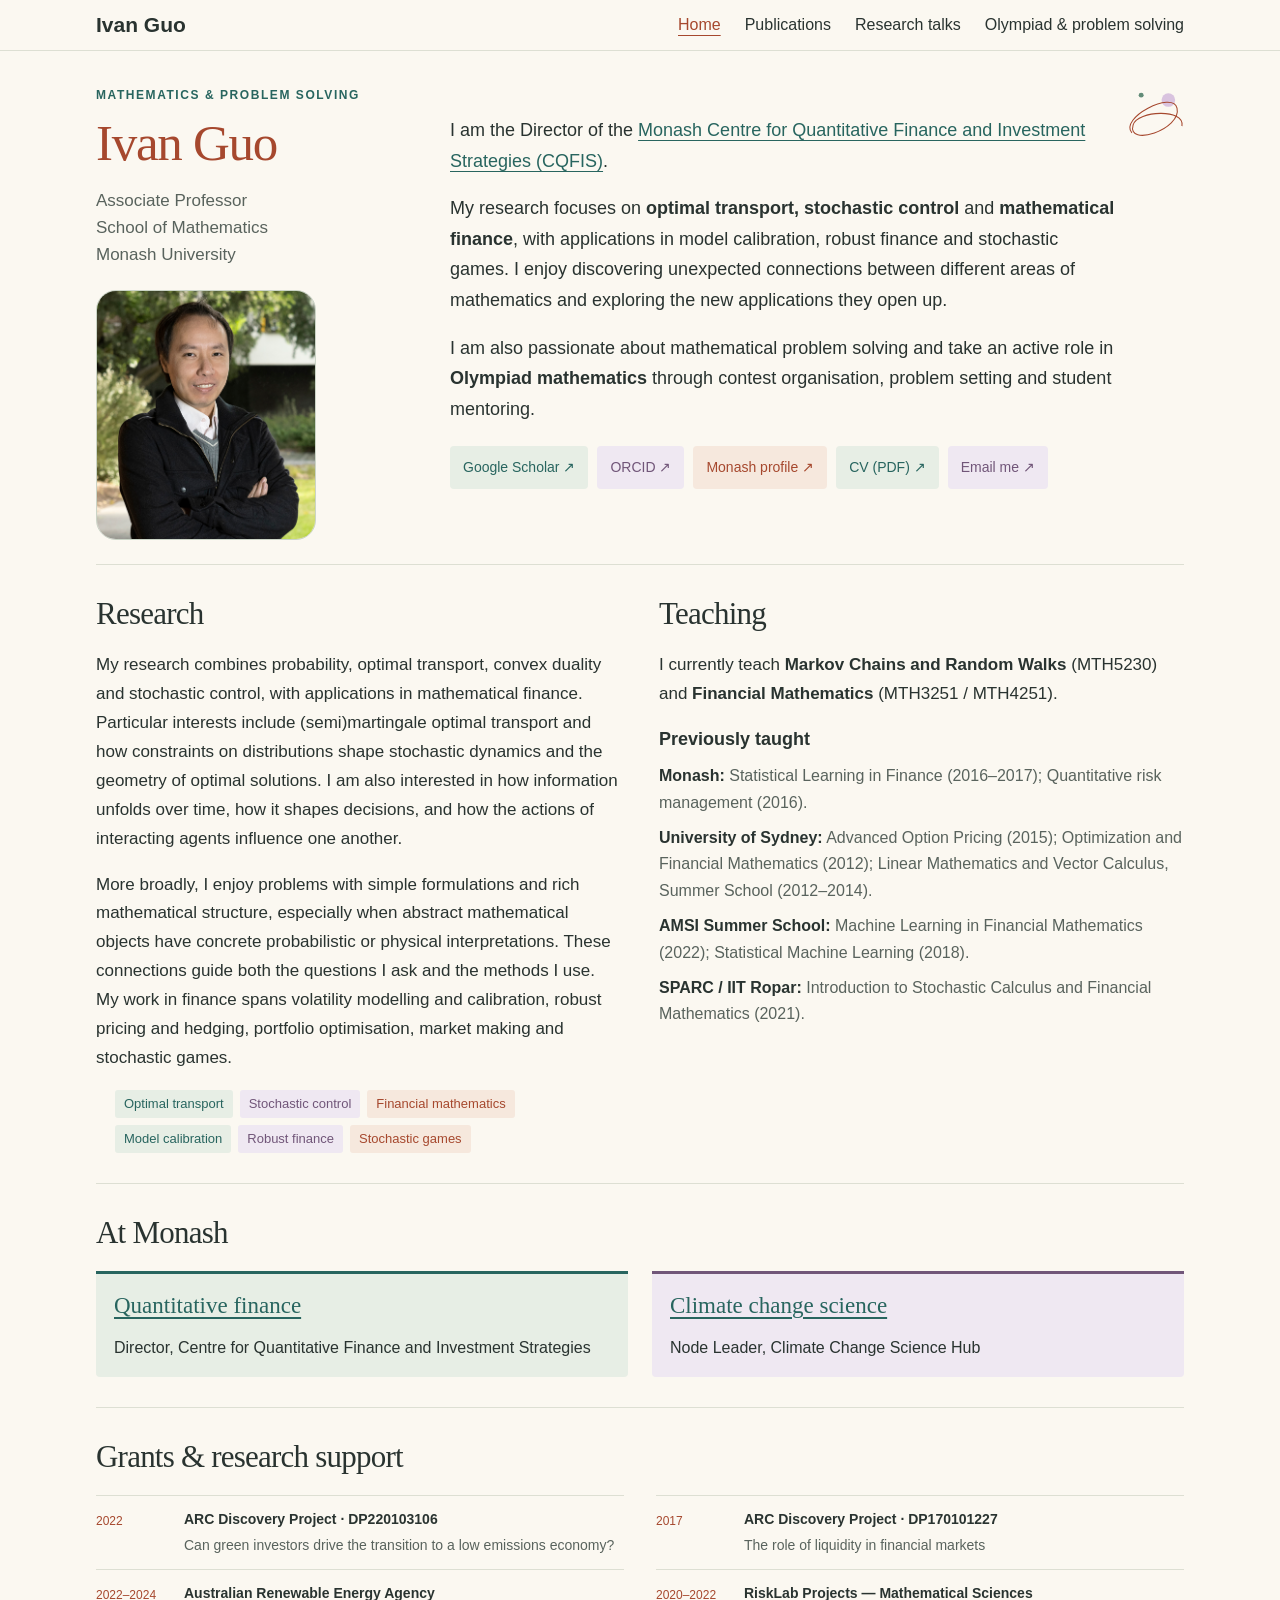
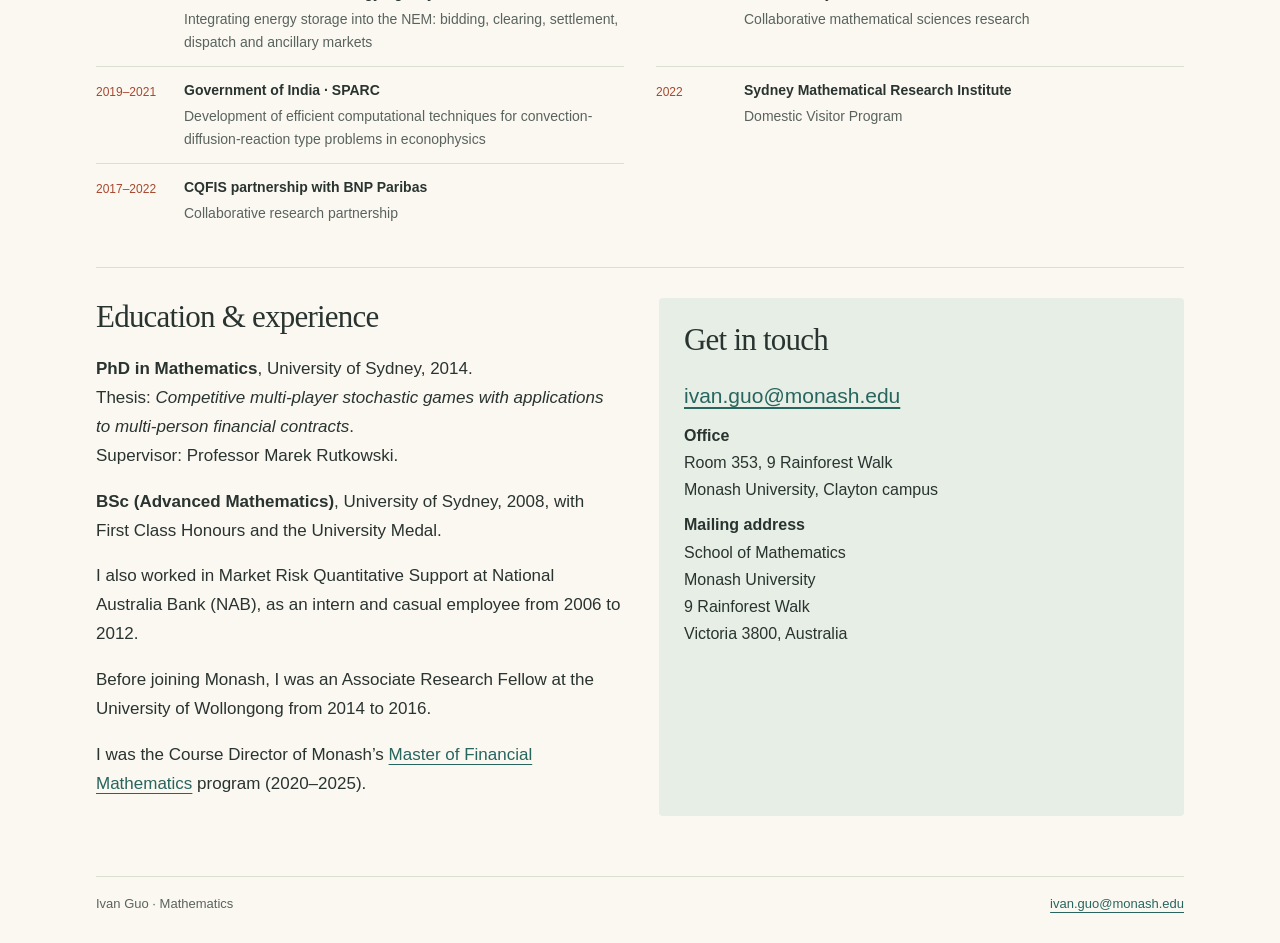
<file: index.html>
<!DOCTYPE html>
<!DOCTYPE html>
<html lang="en">
  <head>
    <meta charset="utf-8">
    <meta name="viewport" content="width=device-width, initial-scale=1">
    <title>Home | Ivan Guo</title>
    <link rel="stylesheet" href="styles.css">
    <script src="navigation.js" defer></script>
    <link rel="icon" type="image/png" href="ig-favicon.png">
  </head>
  <body class="page-index">
    <header class="site-header">
      <nav class="site-nav" aria-label="Main navigation">
        <a class="site-brand" href="index.html">Ivan Guo</a>
        <button class="nav-toggle" type="button" aria-expanded="false" aria-controls="site-menu" hidden="hidden">Menu</button>
        <ul class="site-menu" id="site-menu">
          <li>
            <a href="index.html" aria-current="page">Home</a>
          </li>
          <li>
            <a href="publications.html">Publications</a>
          </li>
          <li>
            <a href="talks.html">Research talks</a>
          </li>
          <li>
            <a href="olympiad.html">Olympiad &amp; problem solving</a>
          </li>
        </ul>
      </nav>
    </header>
    <main>
      <div class="page home">
        <section class="hero" aria-labelledby="home-title">
          <div>
            <p class="eyebrow">Mathematics &amp; problem solving</p>
            <h1 id="home-title">Ivan Guo</h1>
            <p class="role">Associate Professor<br>School of Mathematics<br>Monash University</p>
            <img class="portrait" src="IvanOutside.png" alt="Ivan Guo">
          </div>
          <div class="bio">
            <svg class="flourish" viewBox="0 0 110 110" fill="none" aria-hidden="true">
              <circle cx="75" cy="26" r="11" fill="#d9c3df"></circle>
              <path d="M16 79C-5 55 82 10 89 39C97 73 7 103 18 66C25 43 102 39 97 68" stroke="#a6482e" stroke-width="1.7"></path>
              <circle cx="31" cy="18" r="4" fill="#628c78"></circle>
            </svg>
            <p>I am the Director of the <a href="https://www.monash.edu/science/quantitative-finance" target="_blank" rel="noopener noreferrer">Monash Centre for Quantitative Finance and Investment Strategies (CQFIS)</a>.</p>
            <p>My research focuses on <strong>optimal transport, stochastic control</strong> and <strong>mathematical finance</strong>, with applications in model calibration, robust finance and stochastic games. I enjoy discovering unexpected connections between different areas of mathematics and exploring the new applications they open up.</p>
            <p>I am also passionate about mathematical problem solving and take an active role in <strong>Olympiad mathematics</strong> through contest organisation, problem setting and student mentoring.</p>
            <div class="profiles" aria-label="Academic profiles and CV">
              <a href="https://scholar.google.com/citations?hl=en&amp;user=IPDgZisAAAAJ" target="_blank" rel="noopener noreferrer">Google Scholar ↗</a>
              <a href="https://orcid.org/0000-0002-6483-6654" target="_blank" rel="noopener noreferrer">ORCID ↗</a>
              <a href="https://research.monash.edu/en/persons/ivan-guo/" target="_blank" rel="noopener noreferrer">Monash profile ↗</a>
              <a href="IvanGuo05112026.pdf" target="_blank" rel="noopener noreferrer">
  CV (PDF) ↗
</a>
              <a href="mailto:ivan.guo@monash.edu" target="_blank" rel="noopener noreferrer">Email me ↗</a>
            </div>
          </div>
        </section>
        <section class="section two-col" aria-labelledby="home-research-title">
          <div>
            <h2 id="home-research-title">Research</h2>
            <p>My research combines probability, optimal transport, convex duality and stochastic control, with applications in mathematical finance. Particular interests include (semi)martingale optimal transport and how constraints on distributions shape stochastic dynamics and the geometry of optimal solutions. I am also interested in how information unfolds over time, how it shapes decisions, and how the actions of interacting agents influence one another.</p>
            <p>More broadly, I enjoy problems with simple formulations and rich mathematical structure, especially when abstract mathematical objects have concrete probabilistic or physical interpretations. These connections guide both the questions I ask and the methods I use. My work in finance spans volatility modelling and calibration, robust pricing and hedging, portfolio optimisation, market making and stochastic games.</p>
            <ul class="tags" aria-label="Research interests">
              <li>Optimal transport</li>
              <li>Stochastic control</li>
              <li>Financial mathematics</li>
              <li>Model calibration</li>
              <li>Robust finance</li>
              <li>Stochastic games</li>
            </ul>
          </div>
          <div>
            <h2>Teaching</h2>
            <p>I currently teach <strong>Markov Chains and Random Walks</strong> (MTH5230) and <strong>Financial Mathematics</strong> (MTH3251 / MTH4251).</p>
            <h3 class="teaching-history-title">Previously taught</h3>
            <ul class="teaching-history">
              <li>
                <strong>Monash:</strong> Statistical Learning in Finance (2016–2017); Quantitative risk management (2016).</li>
              <li>
                <strong>University of Sydney:</strong> Advanced Option Pricing (2015); Optimization and Financial Mathematics (2012); Linear Mathematics and Vector Calculus, Summer School (2012–2014).</li>
              <li>
                <strong>AMSI Summer School:</strong> Machine Learning in Financial Mathematics (2022); Statistical Machine Learning (2018).</li>
              <li>
                <strong>SPARC / IIT Ropar:</strong> Introduction to Stochastic Calculus and Financial Mathematics (2021).</li>
            </ul>
          </div>
        </section>
        <section class="section" aria-labelledby="affiliations-title">
          <h2 id="affiliations-title">At Monash</h2>
          <div class="affiliations">
            <article class="affiliation">
              <h3>
                <a href="https://www.monash.edu/science/quantitative-finance" target="_blank" rel="noopener noreferrer">Quantitative finance</a>
              </h3>
              <p>Director, Centre for Quantitative Finance and Investment Strategies</p>
            </article>
            <article class="affiliation">
              <h3>
                <a href="https://www.monash.edu/science/climate-change-hub" target="_blank" rel="noopener noreferrer">Climate change science</a>
              </h3>
              <p>Node Leader, Climate Change Science Hub</p>
            </article>
          </div>
        </section>
        <section class="section" aria-labelledby="funding-title">
          <h2 id="funding-title">Grants &amp; research support</h2>
          <ul class="funding-list">
            <li>
              <span class="funding-year">2022</span>
              <div>
                <h3>ARC Discovery Project · DP220103106</h3>
                <p>Can green investors drive the transition to a low emissions economy?</p>
              </div>
            </li>
            <li>
              <span class="funding-year">2017</span>
              <div>
                <h3>ARC Discovery Project · DP170101227</h3>
                <p>The role of liquidity in financial markets</p>
              </div>
            </li>
            <li>
              <span class="funding-year">2022–2024</span>
              <div>
                <h3>Australian Renewable Energy Agency</h3>
                <p>Integrating energy storage into the NEM: bidding, clearing, settlement, dispatch and ancillary markets</p>
              </div>
            </li>
            <li>
              <span class="funding-year">2020–2022</span>
              <div>
                <h3>RiskLab Projects — Mathematical Sciences</h3>
                <p>Collaborative mathematical sciences research</p>
              </div>
            </li>
            <li>
              <span class="funding-year">2019–2021</span>
              <div>
                <h3>Government of India · SPARC</h3>
                <p>Development of efficient computational techniques for convection-diffusion-reaction type problems in econophysics</p>
              </div>
            </li>
            <li>
              <span class="funding-year">2022</span>
              <div>
                <h3>Sydney Mathematical Research Institute</h3>
                <p>Domestic Visitor Program</p>
              </div>
            </li>
            <li>
              <span class="funding-year">2017–2022</span>
              <div>
                <h3>CQFIS partnership with BNP Paribas</h3>
                <p>Collaborative research partnership</p>
              </div>
            </li>
          </ul>
        </section>
        <section class="section two-col" aria-labelledby="background-title">
          <div>
            <h2 id="background-title">Education &amp; experience</h2>
            <p>
              <strong>PhD in Mathematics</strong>, University of Sydney, 2014.<br>
    Thesis: <em>Competitive multi-player stochastic games with
    applications to multi-person financial contracts</em>.<br>
    Supervisor: Professor Marek Rutkowski.
  </p>
            <p>
              <strong>BSc (Advanced Mathematics)</strong>, University of Sydney,
    2008, with First Class Honours and the University Medal.
  </p>
            <p>
  I also worked in Market Risk Quantitative Support at National
  Australia Bank (NAB), as an intern and casual employee
  from 2006 to 2012.
</p>
            <p>
    Before joining Monash, I was an Associate Research Fellow at the
    University of Wollongong from 2014 to 2016.
  </p>
            <p>
  I was the Course Director of Monash’s
  <a href="https://www.monash.edu/study/courses/find-a-course/financial-mathematics-s6001" target="_blank" rel="noopener noreferrer">Master of Financial Mathematics</a>
  program (2020–2025).
</p>
          </div>
          <div class="contact">
            <h2>Get in touch</h2>
            <p>
              <a href="mailto:ivan.guo@monash.edu" target="_blank" rel="noopener noreferrer" class="email">ivan.guo@monash.edu</a>
            </p>
            <p>
              <strong>Office</strong>
              <br>
  Room 353, 9 Rainforest Walk<br>
  Monash University, Clayton campus
</p>
            <p>
              <strong>Mailing address</strong>
              <br>
  School of Mathematics<br>
  Monash University<br>
  9 Rainforest Walk<br>
  Victoria 3800, Australia
</p>
          </div>
        </section>
        <footer class="footer">
          <span>Ivan Guo · Mathematics</span>
          <span>
            <a href="mailto:ivan.guo@monash.edu" target="_blank" rel="noopener noreferrer">ivan.guo@monash.edu</a>
          </span>
        </footer>
      </div>
    </main>
  </body>
</html>
</file>
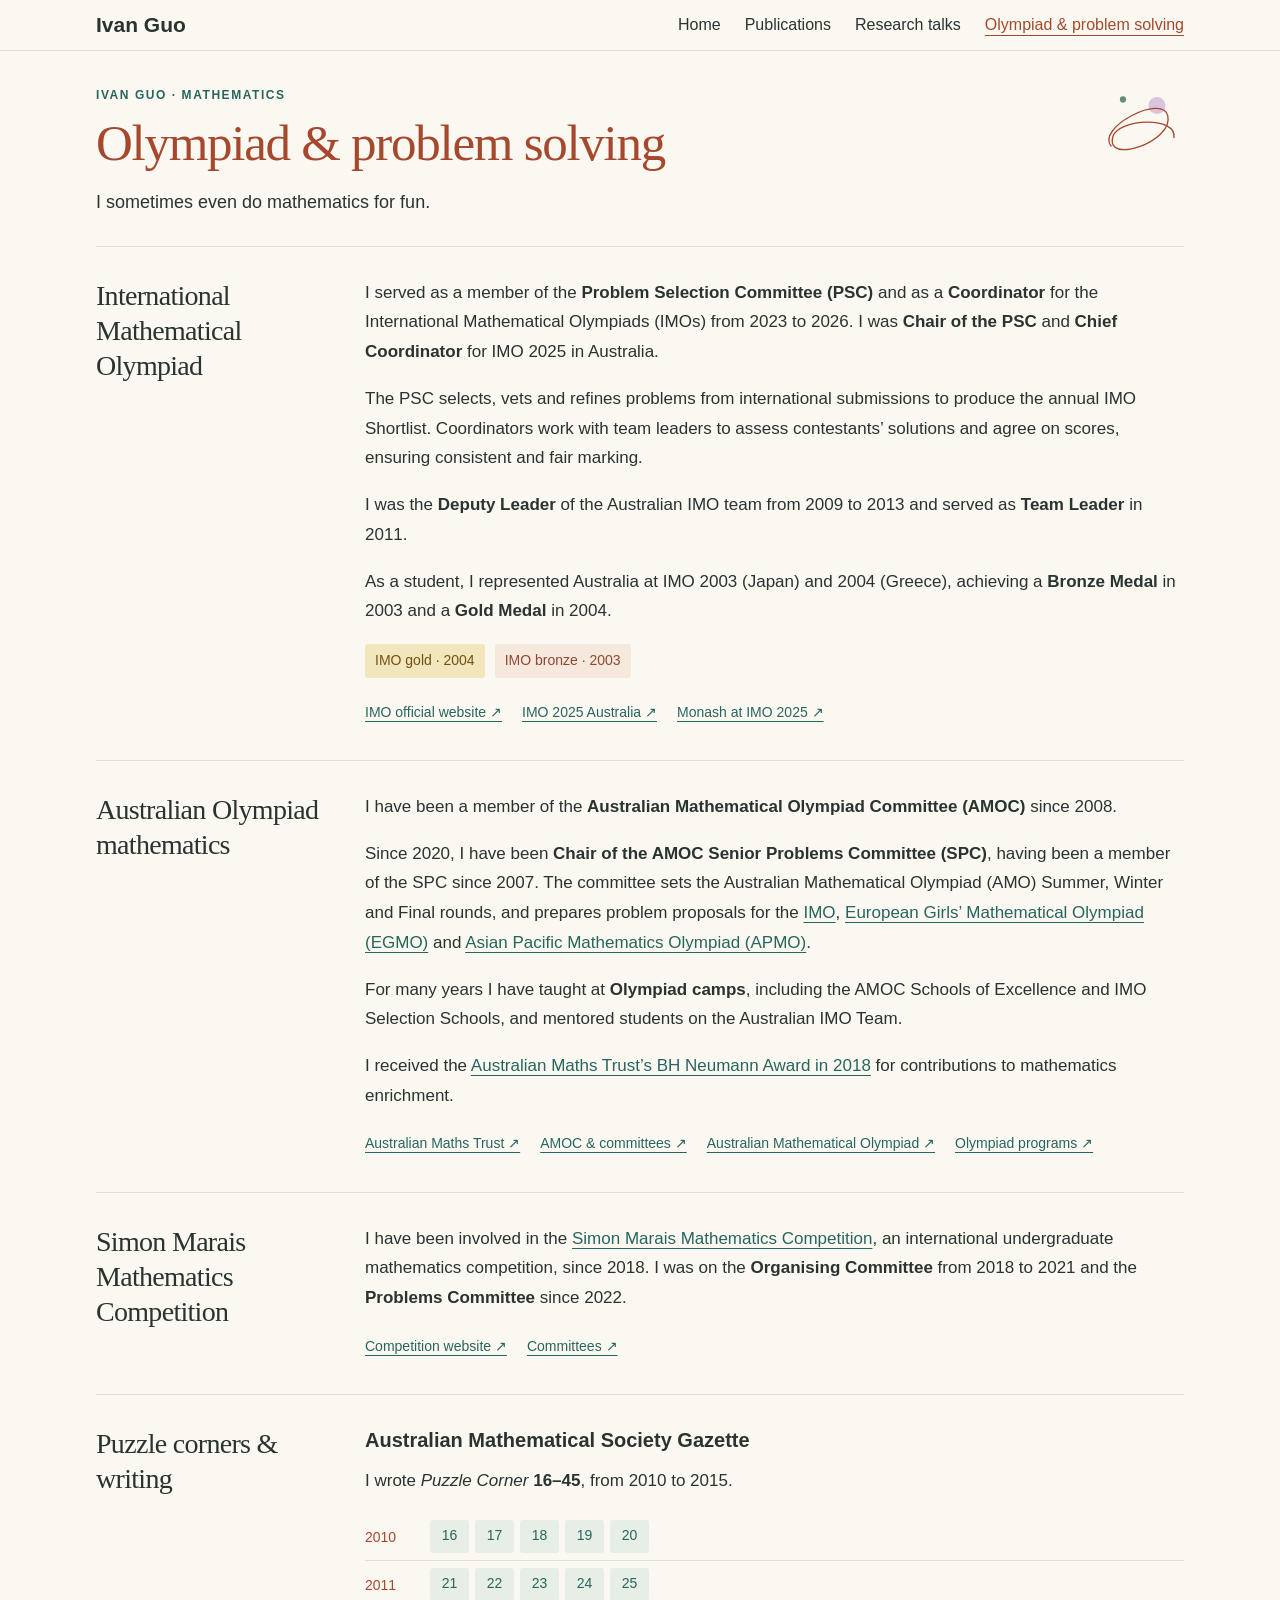
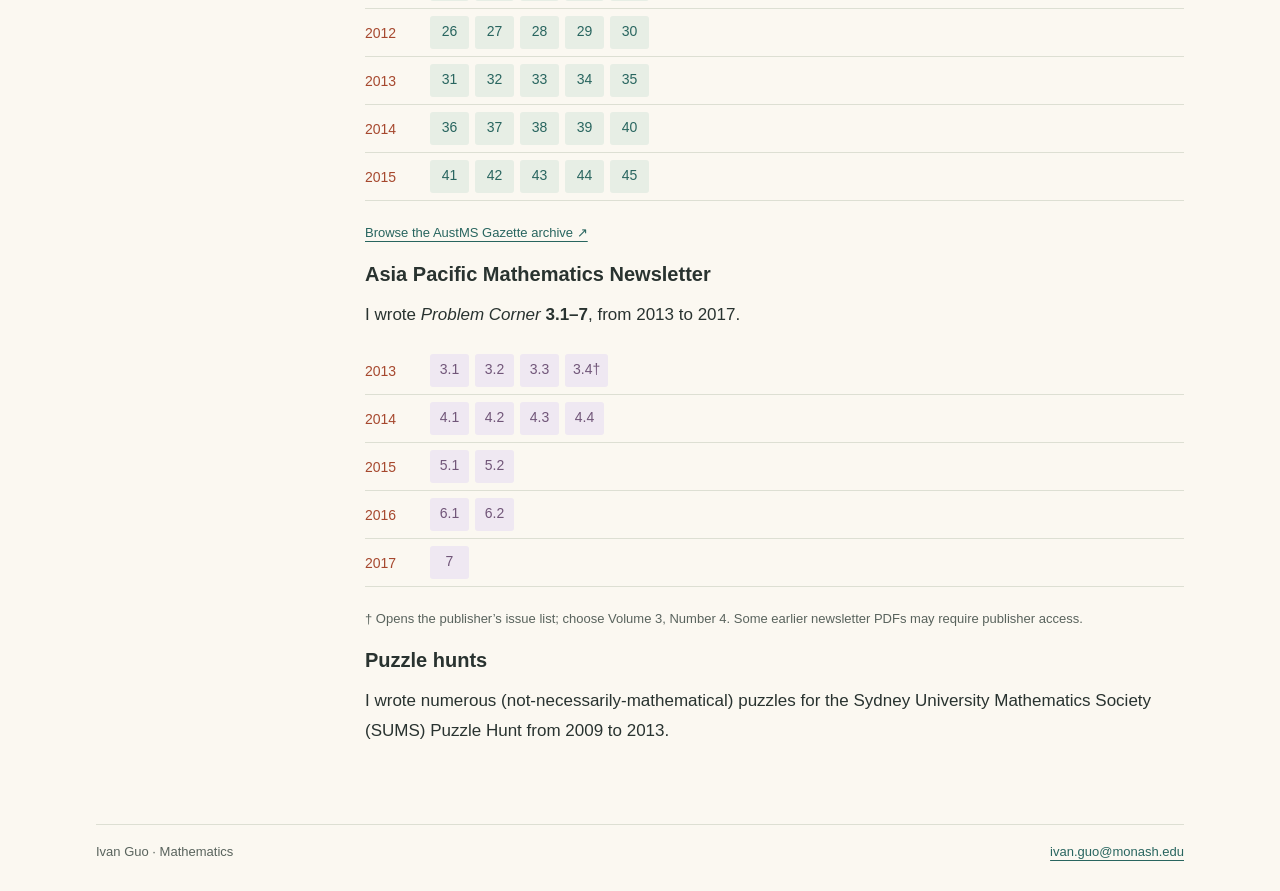
<file: olympiad.html>
<!DOCTYPE html>
<!DOCTYPE html>
<html lang="en">
  <head>
    <meta charset="utf-8">
    <meta name="viewport" content="width=device-width, initial-scale=1">
    <title>Olympiad | Ivan Guo</title>
    <link rel="stylesheet" href="styles.css">
    <script src="navigation.js" defer></script>
    <link rel="icon" type="image/png" href="ig-favicon.png">
  </head>
  <body class="page-olympiad">
    <header class="site-header">
      <nav class="site-nav" aria-label="Main navigation">
        <a class="site-brand" href="index.html">Ivan Guo</a>
        <button class="nav-toggle" type="button" aria-expanded="false" aria-controls="site-menu" hidden="hidden">Menu</button>
        <ul class="site-menu" id="site-menu">
          <li>
            <a href="index.html">Home</a>
          </li>
          <li>
            <a href="publications.html">Publications</a>
          </li>
          <li>
            <a href="talks.html">Research talks</a>
          </li>
          <li>
            <a href="olympiad.html" aria-current="page">Olympiad &amp; problem solving</a>
          </li>
        </ul>
      </nav>
    </header>
    <main>
      <div class="page olympiad">
        <header class="page-heading">
          <p class="eyebrow">Ivan Guo · Mathematics</p>
          <h1 id="olympiad-title">Olympiad &amp; problem solving</h1>
          <p class="intro">I sometimes even do mathematics for fun.</p>
          <svg class="flourish" viewBox="0 0 110 110" fill="none" aria-hidden="true">
            <circle cx="75" cy="26" r="11" fill="#d9c3df"></circle>
            <path d="M16 79C-5 55 82 10 89 39C97 73 7 103 18 66C25 43 102 39 97 68" stroke="#a6482e" stroke-width="1.7"></path>
            <circle cx="31" cy="18" r="4" fill="#628c78"></circle>
          </svg>
        </header>
        <section class="split-section" aria-labelledby="imo-work-title">
          <h2 id="imo-work-title">International Mathematical Olympiad</h2>
          <div>
            <p>I served as a member of the <strong>Problem Selection Committee (PSC)</strong> and as a <strong>Coordinator</strong> for the International Mathematical Olympiads (IMOs) from 2023 to 2026. I was <strong>Chair of the PSC</strong> and <strong>Chief Coordinator</strong> for IMO 2025 in Australia.</p>
            <p>The PSC selects, vets and refines problems from international submissions to produce the annual IMO Shortlist. Coordinators work with team leaders to assess contestants’ solutions and agree on scores, ensuring consistent and fair marking.</p>
            <p>I was the <b>Deputy Leader</b> of the Australian IMO team from 2009 to 2013 and served as <b>Team Leader</b> in 2011.</p>
            <p>As a student, I represented Australia at IMO 2003 (Japan) and 2004 (Greece), achieving a <b>Bronze Medal</b> in 2003 and a <b>Gold Medal</b> in 2004.</p>
            <div class="medals">
              <span class="medal">IMO gold · 2004</span>
              <span class="medal bronze">IMO bronze · 2003</span>
            </div>
            <div class="link-row">
              <a href="https://www.imo-official.org/" target="_blank" rel="noopener noreferrer">IMO official website ↗</a>
              <a href="https://imo2025.au/" target="_blank" rel="noopener noreferrer">IMO 2025 Australia ↗</a>
              <a href="https://www.monash.edu/science/news-events/news/2025/monash-mathematicians-lead-the-world-at-the-2025-international-mathematical-olympiad" target="_blank" rel="noopener noreferrer">Monash at IMO 2025 ↗</a>
            </div>
          </div>
        </section>
        <section class="split-section" aria-labelledby="amoc-work-title">
          <h2 id="amoc-work-title">Australian Olympiad mathematics</h2>
          <div>
            <p>I have been a member of the <b>Australian Mathematical Olympiad Committee (AMOC)</b> since 2008.</p>
            <p>Since 2020, I have been <strong>Chair of the AMOC Senior Problems Committee (SPC)</strong>, having been a member of the SPC since 2007. The committee sets the Australian Mathematical Olympiad (AMO) Summer, Winter and Final rounds, and prepares problem proposals for the <a href="https://www.imo-official.org/" target="_blank" rel="noopener noreferrer">IMO</a>, <a href="https://www.egmo.org/" target="_blank" rel="noopener noreferrer">European Girls’ Mathematical Olympiad (EGMO)</a> and <a href="https://apmo-official.org/" target="_blank" rel="noopener noreferrer">Asian Pacific Mathematics Olympiad (APMO)</a>.</p>
            <p>For many years I have taught at <strong>Olympiad camps</strong>, including the AMOC Schools of Excellence and IMO Selection Schools, and mentored students on the Australian IMO Team.</p>
            <p>I received the <a href="https://amt.edu.au/2018-bh-neumann-award-recipients" target="_blank" rel="noopener noreferrer">Australian Maths Trust’s BH Neumann Award in 2018</a> for contributions to mathematics enrichment.</p>
            <div class="link-row">
              <a href="https://amt.edu.au/" target="_blank" rel="noopener noreferrer">Australian Maths Trust ↗</a>
              <a href="https://amt.edu.au/committees" target="_blank" rel="noopener noreferrer">AMOC &amp; committees ↗</a>
              <a href="https://amt.edu.au/amo" target="_blank" rel="noopener noreferrer">Australian Mathematical Olympiad ↗</a>
              <a href="https://amt.edu.au/olympiad-programs" target="_blank" rel="noopener noreferrer">Olympiad programs ↗</a>
            </div>
          </div>
        </section>
        <section class="split-section" aria-labelledby="smmc-work-title">
          <h2 id="smmc-work-title">Simon Marais Mathematics Competition</h2>
          <div>
            <p>I have been involved in the <a href="https://www.simonmarais.org/" target="_blank" rel="noopener noreferrer">Simon Marais Mathematics Competition</a>, an international undergraduate mathematics competition, since 2018. I was on the <strong>Organising Committee</strong> from 2018 to 2021 and the <strong>Problems Committee</strong> since 2022.</p>
            <div class="link-row">
              <a href="https://www.simonmarais.org/" target="_blank" rel="noopener noreferrer">Competition website ↗</a>
              <a href="https://www.simonmarais.org/aboutus.html" target="_blank" rel="noopener noreferrer">Committees ↗</a>
            </div>
          </div>
        </section>
        <section class="split-section" id="puzzle-corners" aria-labelledby="puzzle-work-title">
          <h2 id="puzzle-work-title">Puzzle corners &amp; writing</h2>
          <div>
            <h3>Australian Mathematical Society Gazette</h3>
            <p>I wrote <em>Puzzle Corner</em>
              <strong>16–45</strong>, from 2010 to 2015.</p>
            <div class="archive">
              <div class="archive-row">
                <span class="archive-year">2010</span>
                <div class="archive-numbers">
                  <a class="archive-link" href="https://austms.org.au/wp-content/uploads/2025/02/Mar10-371.pdf#page=8" title="Puzzle Corner 16 · 2010 · PDF" aria-label="Puzzle Corner 16 · 2010 · PDF" target="_blank" rel="noopener noreferrer">16</a>
                  <a class="archive-link" href="https://austms.org.au/wp-content/uploads/2025/02/May10-372.pdf#page=11" title="Puzzle Corner 17 · 2010 · PDF" aria-label="Puzzle Corner 17 · 2010 · PDF" target="_blank" rel="noopener noreferrer">17</a>
                  <a class="archive-link" href="https://austms.org.au/wp-content/uploads/2025/02/Jul10-373.pdf#page=11" title="Puzzle Corner 18 · 2010 · PDF" aria-label="Puzzle Corner 18 · 2010 · PDF" target="_blank" rel="noopener noreferrer">18</a>
                  <a class="archive-link" href="https://austms.org.au/wp-content/uploads/2025/02/Sep10-37-4.pdf#page=14" title="Puzzle Corner 19 · 2010 · PDF" aria-label="Puzzle Corner 19 · 2010 · PDF" target="_blank" rel="noopener noreferrer">19</a>
                  <a class="archive-link" href="https://austms.org.au/wp-content/uploads/2025/02/Nov10-375.pdf#page=16" title="Puzzle Corner 20 · 2010 · PDF" aria-label="Puzzle Corner 20 · 2010 · PDF" target="_blank" rel="noopener noreferrer">20</a>
                </div>
              </div>
              <div class="archive-row">
                <span class="archive-year">2011</span>
                <div class="archive-numbers">
                  <a class="archive-link" href="https://austms.org.au/wp-content/uploads/2025/02/Mar11-381.pdf#page=19" title="Puzzle Corner 21 · 2011 · PDF" aria-label="Puzzle Corner 21 · 2011 · PDF" target="_blank" rel="noopener noreferrer">21</a>
                  <a class="archive-link" href="https://austms.org.au/wp-content/uploads/2025/02/May11-382.pdf#page=15" title="Puzzle Corner 22 · 2011 · PDF" aria-label="Puzzle Corner 22 · 2011 · PDF" target="_blank" rel="noopener noreferrer">22</a>
                  <a class="archive-link" href="https://austms.org.au/wp-content/uploads/2025/02/Jul11-383.pdf#page=15" title="Puzzle Corner 23 · 2011 · PDF" aria-label="Puzzle Corner 23 · 2011 · PDF" target="_blank" rel="noopener noreferrer">23</a>
                  <a class="archive-link" href="https://austms.org.au/wp-content/uploads/2025/02/Sep11-384.pdf#page=12" title="Puzzle Corner 24 · 2011 · PDF" aria-label="Puzzle Corner 24 · 2011 · PDF" target="_blank" rel="noopener noreferrer">24</a>
                  <a class="archive-link" href="https://austms.org.au/wp-content/uploads/2025/02/Nov11-385.pdf#page=19" title="Puzzle Corner 25 · 2011 · PDF" aria-label="Puzzle Corner 25 · 2011 · PDF" target="_blank" rel="noopener noreferrer">25</a>
                </div>
              </div>
              <div class="archive-row">
                <span class="archive-year">2012</span>
                <div class="archive-numbers">
                  <a class="archive-link" href="https://austms.org.au/wp-content/uploads/2025/02/Mar12-391.pdf#page=16" title="Puzzle Corner 26 · 2012 · PDF" aria-label="Puzzle Corner 26 · 2012 · PDF" target="_blank" rel="noopener noreferrer">26</a>
                  <a class="archive-link" href="https://austms.org.au/wp-content/uploads/2025/02/May12-392.pdf#page=7" title="Puzzle Corner 27 · 2012 · PDF" aria-label="Puzzle Corner 27 · 2012 · PDF" target="_blank" rel="noopener noreferrer">27</a>
                  <a class="archive-link" href="https://austms.org.au/wp-content/uploads/2025/02/Jul12-393.pdf#page=7" title="Puzzle Corner 28 · 2012 · PDF" aria-label="Puzzle Corner 28 · 2012 · PDF" target="_blank" rel="noopener noreferrer">28</a>
                  <a class="archive-link" href="https://austms.org.au/wp-content/uploads/2025/02/Sep12-394.pdf#page=8" title="Puzzle Corner 29 · 2012 · PDF" aria-label="Puzzle Corner 29 · 2012 · PDF" target="_blank" rel="noopener noreferrer">29</a>
                  <a class="archive-link" href="https://austms.org.au/wp-content/uploads/2025/02/Nov12-395.pdf#page=7" title="Puzzle Corner 30 · 2012 · PDF" aria-label="Puzzle Corner 30 · 2012 · PDF" target="_blank" rel="noopener noreferrer">30</a>
                </div>
              </div>
              <div class="archive-row">
                <span class="archive-year">2013</span>
                <div class="archive-numbers">
                  <a class="archive-link" href="https://austms.org.au/wp-content/uploads/2025/02/Mar13-401.pdf#page=8" title="Puzzle Corner 31 · 2013 · PDF" aria-label="Puzzle Corner 31 · 2013 · PDF" target="_blank" rel="noopener noreferrer">31</a>
                  <a class="archive-link" href="https://austms.org.au/wp-content/uploads/2025/02/May13-402.pdf#page=7" title="Puzzle Corner 32 · 2013 · PDF" aria-label="Puzzle Corner 32 · 2013 · PDF" target="_blank" rel="noopener noreferrer">32</a>
                  <a class="archive-link" href="https://austms.org.au/wp-content/uploads/2025/02/Jul13-403.pdf#page=7" title="Puzzle Corner 33 · 2013 · PDF" aria-label="Puzzle Corner 33 · 2013 · PDF" target="_blank" rel="noopener noreferrer">33</a>
                  <a class="archive-link" href="https://austms.org.au/wp-content/uploads/2025/02/Sep13-404.pdf#page=7" title="Puzzle Corner 34 · 2013 · PDF" aria-label="Puzzle Corner 34 · 2013 · PDF" target="_blank" rel="noopener noreferrer">34</a>
                  <a class="archive-link" href="https://austms.org.au/wp-content/uploads/2025/02/Nov13-405.pdf#page=8" title="Puzzle Corner 35 · 2013 · PDF" aria-label="Puzzle Corner 35 · 2013 · PDF" target="_blank" rel="noopener noreferrer">35</a>
                </div>
              </div>
              <div class="archive-row">
                <span class="archive-year">2014</span>
                <div class="archive-numbers">
                  <a class="archive-link" href="https://austms.org.au/wp-content/uploads/2025/02/Mar14-411.pdf#page=5" title="Puzzle Corner 36 · 2014 · PDF" aria-label="Puzzle Corner 36 · 2014 · PDF" target="_blank" rel="noopener noreferrer">36</a>
                  <a class="archive-link" href="https://austms.org.au/wp-content/uploads/2025/02/May14-412.pdf#page=8" title="Puzzle Corner 37 · 2014 · PDF" aria-label="Puzzle Corner 37 · 2014 · PDF" target="_blank" rel="noopener noreferrer">37</a>
                  <a class="archive-link" href="https://austms.org.au/wp-content/uploads/2025/02/Jul14-413.pdf#page=8" title="Puzzle Corner 38 · 2014 · PDF" aria-label="Puzzle Corner 38 · 2014 · PDF" target="_blank" rel="noopener noreferrer">38</a>
                  <a class="archive-link" href="https://austms.org.au/wp-content/uploads/2025/02/Sep14-414.pdf#page=8" title="Puzzle Corner 39 · 2014 · PDF" aria-label="Puzzle Corner 39 · 2014 · PDF" target="_blank" rel="noopener noreferrer">39</a>
                  <a class="archive-link" href="https://austms.org.au/wp-content/uploads/2025/02/Nov14-415.pdf#page=10" title="Puzzle Corner 40 · 2014 · PDF" aria-label="Puzzle Corner 40 · 2014 · PDF" target="_blank" rel="noopener noreferrer">40</a>
                </div>
              </div>
              <div class="archive-row">
                <span class="archive-year">2015</span>
                <div class="archive-numbers">
                  <a class="archive-link" href="https://austms.org.au/wp-content/uploads/2025/02/Mar15-421.pdf#page=9" title="Puzzle Corner 41 · 2015 · PDF" aria-label="Puzzle Corner 41 · 2015 · PDF" target="_blank" rel="noopener noreferrer">41</a>
                  <a class="archive-link" href="https://austms.org.au/wp-content/uploads/2025/02/May15-422.pdf#page=8" title="Puzzle Corner 42 · 2015 · PDF" aria-label="Puzzle Corner 42 · 2015 · PDF" target="_blank" rel="noopener noreferrer">42</a>
                  <a class="archive-link" href="https://austms.org.au/wp-content/uploads/2025/02/Jul15-423.pdf#page=10" title="Puzzle Corner 43 · 2015 · PDF" aria-label="Puzzle Corner 43 · 2015 · PDF" target="_blank" rel="noopener noreferrer">43</a>
                  <a class="archive-link" href="https://austms.org.au/wp-content/uploads/2025/02/Sep15-424.pdf#page=8" title="Puzzle Corner 44 · 2015 · PDF" aria-label="Puzzle Corner 44 · 2015 · PDF" target="_blank" rel="noopener noreferrer">44</a>
                  <a class="archive-link" href="https://austms.org.au/wp-content/uploads/2025/02/Nov15-425.pdf#page=8" title="Puzzle Corner 45 · 2015 · PDF" aria-label="Puzzle Corner 45 · 2015 · PDF" target="_blank" rel="noopener noreferrer">45</a>
                </div>
              </div>
            </div>
            <p class="archive-note">
              <a href="https://austms.org.au/resources/publications/gazette/gazette534/" target="_blank" rel="noopener noreferrer">Browse the AustMS Gazette archive ↗</a>
            </p>
            <h3>Asia Pacific Mathematics Newsletter</h3>
            <p>I wrote <em>Problem Corner</em>
              <strong>3.1–7</strong>, from 2013 to 2017.</p>
            <div class="archive newsletter-archive">
              <div class="archive-row">
                <span class="archive-year">2013</span>
                <div class="archive-numbers">
                  <a class="archive-link" href="https://www.asiapacific-mathnews.com/03/preserved-docs/0301/0046_0046.pdf" title="Problem Corner 3.1 · 2013 · PDF" aria-label="Problem Corner 3.1 · 2013 · PDF" target="_blank" rel="noopener noreferrer">3.1</a>
                  <a class="archive-link" href="https://www.asiapacific-mathnews.com/03/preserved-docs/0302/0036_0037.pdf" title="Problem Corner 3.2 · 2013 · PDF" aria-label="Problem Corner 3.2 · 2013 · PDF" target="_blank" rel="noopener noreferrer">3.2</a>
                  <a class="archive-link" href="https://www.asiapacific-mathnews.com/03/preserved-docs/0303/0032_0033.pdf" title="Problem Corner 3.3 · 2013 · PDF" aria-label="Problem Corner 3.3 · 2013 · PDF" target="_blank" rel="noopener noreferrer">3.3</a>
                  <a class="archive-link" href="https://www.asiapacific-mathnews.com/previous.html" title="Problem Corner 3.4 · 2013 · publisher issue list" aria-label="Problem Corner 3.4 · 2013 · publisher issue list" target="_blank" rel="noopener noreferrer">3.4†</a>
                </div>
              </div>
              <div class="archive-row">
                <span class="archive-year">2014</span>
                <div class="archive-numbers">
                  <a class="archive-link" href="https://www.asiapacific-mathnews.com/04/preserved-docs/0401/0028_0029.pdf" title="Problem Corner 4.1 · 2014 · PDF" aria-label="Problem Corner 4.1 · 2014 · PDF" target="_blank" rel="noopener noreferrer">4.1</a>
                  <a class="archive-link" href="https://www.asiapacific-mathnews.com/04/preserved-docs/0402/0020_0021.pdf" title="Problem Corner 4.2 · 2014 · PDF" aria-label="Problem Corner 4.2 · 2014 · PDF" target="_blank" rel="noopener noreferrer">4.2</a>
                  <a class="archive-link" href="https://www.asiapacific-mathnews.com/04/preserved-docs/0403/0022_0023.pdf" title="Problem Corner 4.3 · 2014 · PDF" aria-label="Problem Corner 4.3 · 2014 · PDF" target="_blank" rel="noopener noreferrer">4.3</a>
                  <a class="archive-link" href="https://www.asiapacific-mathnews.com/04/preserved-docs/0404/0028_0029.pdf" title="Problem Corner 4.4 · 2014 · PDF" aria-label="Problem Corner 4.4 · 2014 · PDF" target="_blank" rel="noopener noreferrer">4.4</a>
                </div>
              </div>
              <div class="archive-row">
                <span class="archive-year">2015</span>
                <div class="archive-numbers">
                  <a class="archive-link" href="https://www.asiapacific-mathnews.com/05/preserved-docs/0501/0034_0035.pdf" title="Problem Corner 5.1 · 2015 · PDF" aria-label="Problem Corner 5.1 · 2015 · PDF" target="_blank" rel="noopener noreferrer">5.1</a>
                  <a class="archive-link" href="https://www.asiapacific-mathnews.com/05/preserved-docs/0502/0044_0045.pdf" title="Problem Corner 5.2 · 2015 · PDF" aria-label="Problem Corner 5.2 · 2015 · PDF" target="_blank" rel="noopener noreferrer">5.2</a>
                </div>
              </div>
              <div class="archive-row">
                <span class="archive-year">2016</span>
                <div class="archive-numbers">
                  <a class="archive-link" href="https://www.asiapacific-mathnews.com/06/preserved-docs/0601/0046_0047.pdf" title="Problem Corner 6.1 · 2016 · PDF" aria-label="Problem Corner 6.1 · 2016 · PDF" target="_blank" rel="noopener noreferrer">6.1</a>
                  <a class="archive-link" href="https://www.asiapacific-mathnews.com/06/preserved-docs/0602/0056_0057.pdf" title="Problem Corner 6.2 · 2016 · PDF" aria-label="Problem Corner 6.2 · 2016 · PDF" target="_blank" rel="noopener noreferrer">6.2</a>
                </div>
              </div>
              <div class="archive-row">
                <span class="archive-year">2017</span>
                <div class="archive-numbers">
                  <a class="archive-link" href="https://www.asiapacific-mathnews.com/07/preserved-docs/0701/0044_0045.pdf" title="Problem Corner 7 · 2017 · PDF" aria-label="Problem Corner 7 · 2017 · PDF" target="_blank" rel="noopener noreferrer">7</a>
                </div>
              </div>
            </div>
            <p class="archive-note">† Opens the publisher’s issue list; choose Volume 3, Number 4. Some earlier newsletter PDFs may require publisher access.</p>
            <h3>Puzzle hunts</h3>
            <p>I wrote numerous (not-necessarily-mathematical) puzzles for the Sydney University Mathematics Society (SUMS) Puzzle Hunt from 2009 to 2013.</p>
          </div>
        </section>
        <footer class="footer">
          <span>Ivan Guo · Mathematics</span>
          <span>
            <a href="mailto:ivan.guo@monash.edu" target="_blank" rel="noopener noreferrer">ivan.guo@monash.edu</a>
          </span>
        </footer>
      </div>
    </main>
  </body>
</html>
</file>
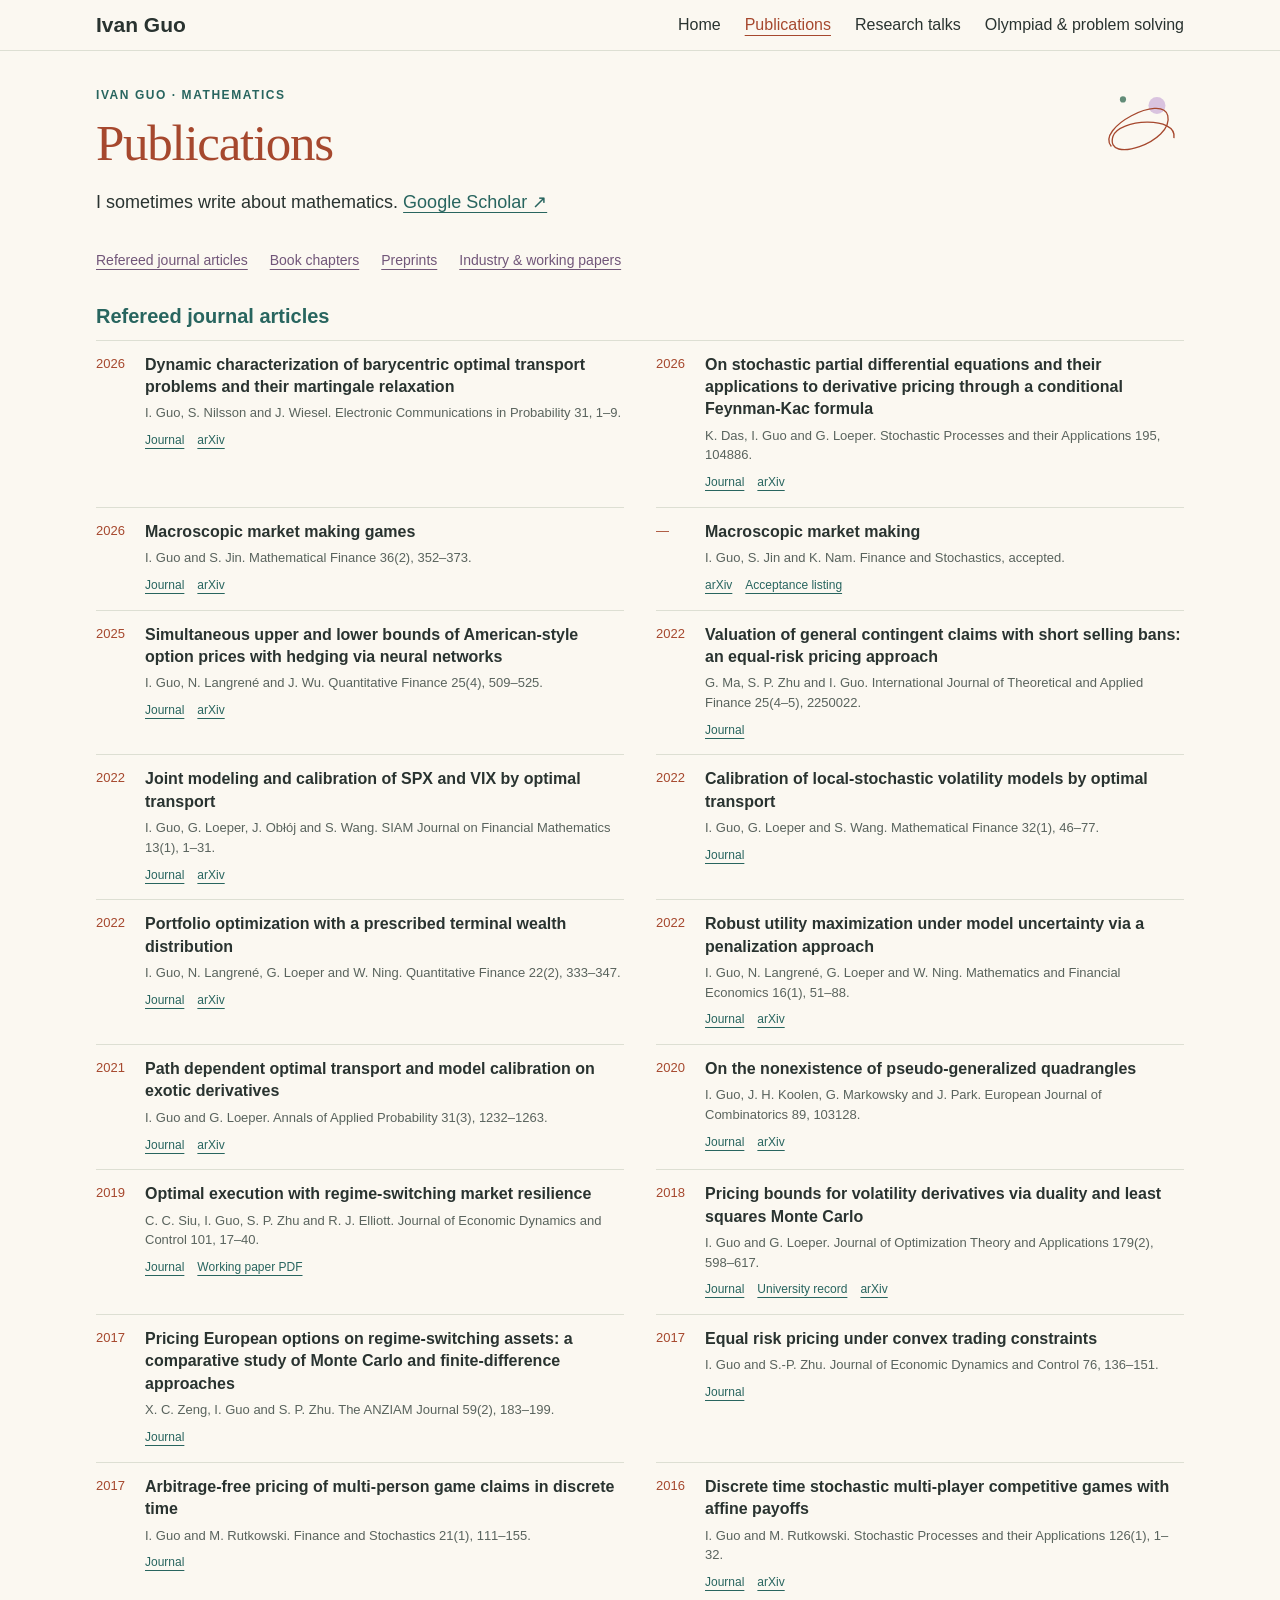
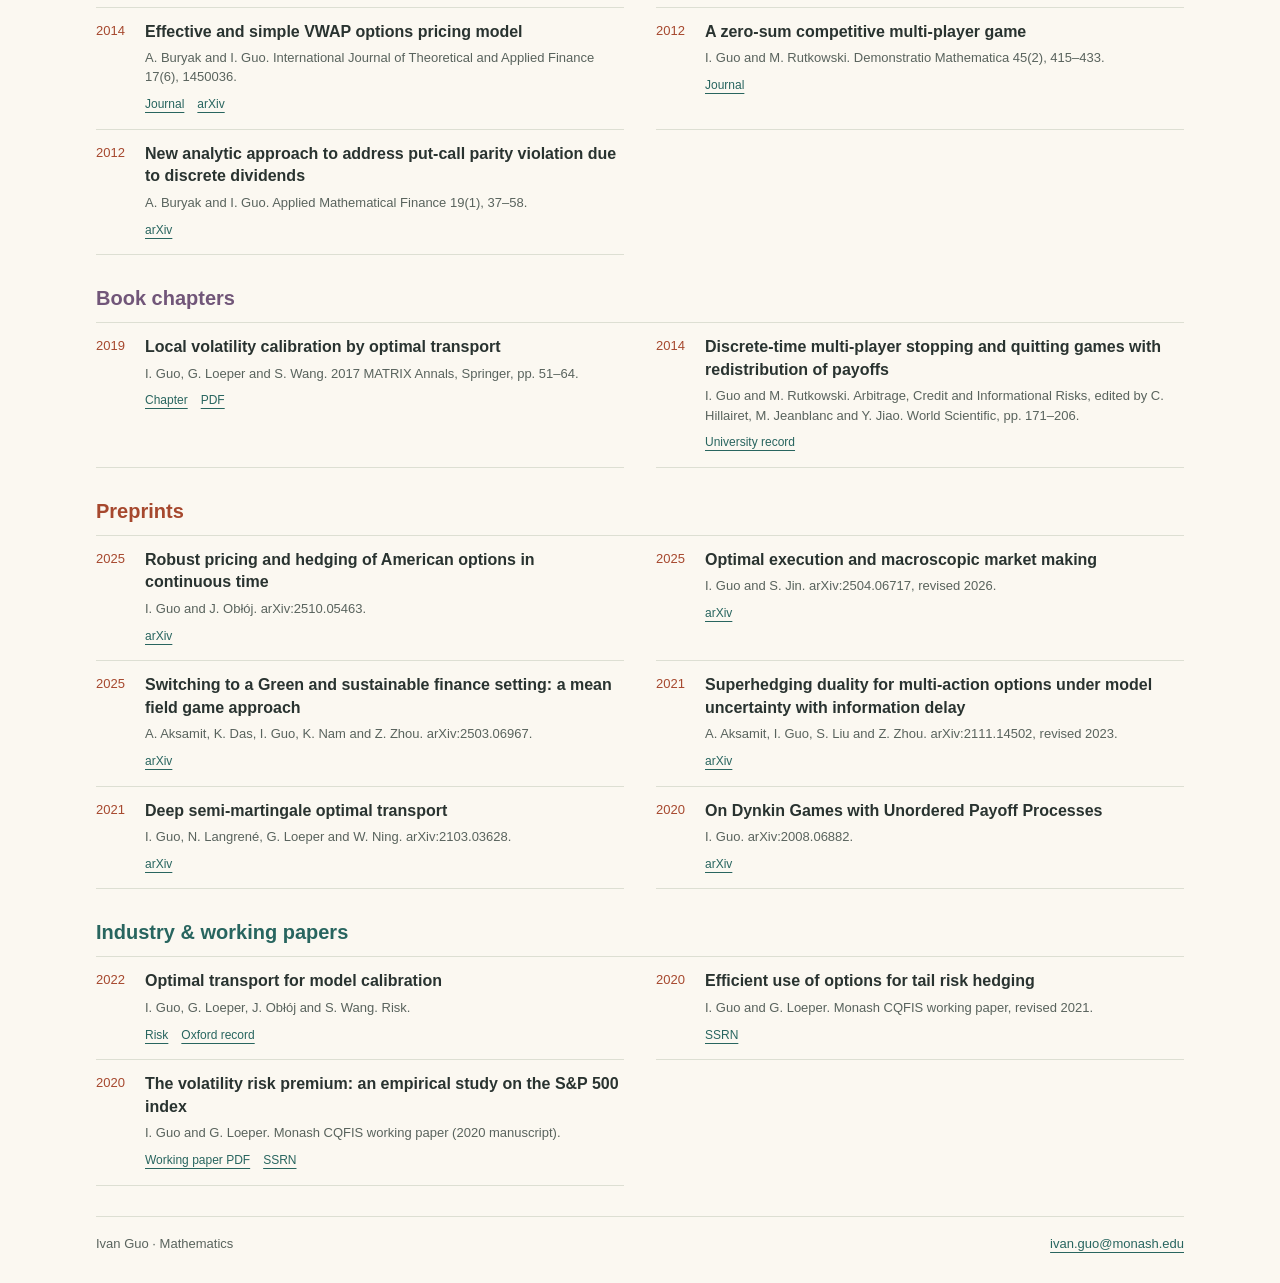
<file: publications.html>
<!DOCTYPE html>
<!DOCTYPE html>
<html lang="en">
  <head>
    <meta charset="utf-8">
    <meta name="viewport" content="width=device-width, initial-scale=1">
    <title>Publications | Ivan Guo</title>
    <link rel="stylesheet" href="styles.css">
    <script src="navigation.js" defer></script>
    <link rel="icon" type="image/png" href="ig-favicon.png">
  </head>
  <body class="page-publications">
    <header class="site-header">
      <nav class="site-nav" aria-label="Main navigation">
        <a class="site-brand" href="index.html">Ivan Guo</a>
        <button class="nav-toggle" type="button" aria-expanded="false" aria-controls="site-menu" hidden="hidden">Menu</button>
        <ul class="site-menu" id="site-menu">
          <li>
            <a href="index.html">Home</a>
          </li>
          <li>
            <a href="publications.html" aria-current="page">Publications</a>
          </li>
          <li>
            <a href="talks.html">Research talks</a>
          </li>
          <li>
            <a href="olympiad.html">Olympiad &amp; problem solving</a>
          </li>
        </ul>
      </nav>
    </header>
    <main>
      <div class="page">
        <header class="page-heading">
          <p class="eyebrow">Ivan Guo · Mathematics</p>
          <h1 id="publications-title">Publications</h1>
          <p class="intro">I sometimes write about mathematics. <a href="https://scholar.google.com/citations?hl=en&amp;user=IPDgZisAAAAJ" target="_blank" rel="noopener noreferrer">Google Scholar ↗</a>
          </p>
          <svg class="flourish" viewBox="0 0 110 110" fill="none" aria-hidden="true">
            <circle cx="75" cy="26" r="11" fill="#d9c3df"></circle>
            <path d="M16 79C-5 55 82 10 89 39C97 73 7 103 18 66C25 43 102 39 97 68" stroke="#a6482e" stroke-width="1.7"></path>
            <circle cx="31" cy="18" r="4" fill="#628c78"></circle>
          </svg>
        </header>
        <nav class="jump" aria-label="Publication categories">
          <a href="#journals">Refereed journal articles</a>
          <a href="#chapters">Book chapters</a>
          <a href="#preprints">Preprints</a>
          <a href="#industry">Industry &amp; working papers</a>
        </nav>
        <section id="journals" class="pub-group" aria-labelledby="journals-title">
          <h2 id="journals-title">Refereed journal articles</h2>
          <ol class="papers">
            <li class="paper">
              <span class="year">2026</span>
              <article>
                <h3>
                  <a href="https://doi.org/10.1214/26-ECP790" target="_blank" rel="noopener noreferrer">Dynamic characterization of barycentric optimal transport problems and their martingale relaxation</a>
                </h3>
                <p class="metadata">I. Guo, S. Nilsson and J. Wiesel. <em>Electronic Communications in Probability 31, 1–9.</em>
                </p>
                <div class="paper-links" aria-label="Links for Dynamic characterization of barycentric optimal transport problems and their martingale relaxation">
                  <a href="https://doi.org/10.1214/26-ECP790" target="_blank" rel="noopener noreferrer">Journal</a>
                  <a href="https://arxiv.org/abs/2511.21287" target="_blank" rel="noopener noreferrer">arXiv</a>
                </div>
              </article>
            </li>
            <li class="paper">
              <span class="year">2026</span>
              <article>
                <h3>
                  <a href="https://doi.org/10.1016/j.spa.2026.104886" target="_blank" rel="noopener noreferrer">On stochastic partial differential equations and their applications to derivative pricing through a conditional Feynman-Kac formula</a>
                </h3>
                <p class="metadata">K. Das, I. Guo and G. Loeper. <em>Stochastic Processes and their Applications 195, 104886.</em>
                </p>
                <div class="paper-links" aria-label="Links for On stochastic partial differential equations and their applications to derivative pricing through a conditional Feynman-Kac formula">
                  <a href="https://doi.org/10.1016/j.spa.2026.104886" target="_blank" rel="noopener noreferrer">Journal</a>
                  <a href="https://arxiv.org/abs/2106.14870" target="_blank" rel="noopener noreferrer">arXiv</a>
                </div>
              </article>
            </li>
            <li class="paper">
              <span class="year">2026</span>
              <article>
                <h3>
                  <a href="https://doi.org/10.1111/mafi.70010" target="_blank" rel="noopener noreferrer">Macroscopic market making games</a>
                </h3>
                <p class="metadata">I. Guo and S. Jin. <em>Mathematical Finance 36(2), 352–373.</em>
                </p>
                <div class="paper-links" aria-label="Links for Macroscopic market making games">
                  <a href="https://doi.org/10.1111/mafi.70010" target="_blank" rel="noopener noreferrer">Journal</a>
                  <a href="https://arxiv.org/abs/2406.05662" target="_blank" rel="noopener noreferrer">arXiv</a>
                </div>
              </article>
            </li>
            <li class="paper">
              <span class="year">—</span>
              <article>
                <h3>
                  <a href="https://arxiv.org/abs/2307.14129" target="_blank" rel="noopener noreferrer">Macroscopic market making</a>
                </h3>
                <p class="metadata">I. Guo, S. Jin and K. Nam. <em>Finance and Stochastics, accepted.</em>
                </p>
                <div class="paper-links" aria-label="Links for Macroscopic market making">
                  <a href="https://arxiv.org/abs/2307.14129" target="_blank" rel="noopener noreferrer">arXiv</a>
                  <a href="https://link.springer.com/journal/780/updates/19991928" target="_blank" rel="noopener noreferrer">Acceptance listing</a>
                </div>
              </article>
            </li>
            <li class="paper">
              <span class="year">2025</span>
              <article>
                <h3>
                  <a href="https://doi.org/10.1080/14697688.2025.2472874" target="_blank" rel="noopener noreferrer">Simultaneous upper and lower bounds of American-style option prices with hedging via neural networks</a>
                </h3>
                <p class="metadata">I. Guo, N. Langrené and J. Wu. <em>Quantitative Finance 25(4), 509–525.</em>
                </p>
                <div class="paper-links" aria-label="Links for Simultaneous upper and lower bounds of American-style option prices with hedging via neural networks">
                  <a href="https://doi.org/10.1080/14697688.2025.2472874" target="_blank" rel="noopener noreferrer">Journal</a>
                  <a href="https://arxiv.org/abs/2302.12439" target="_blank" rel="noopener noreferrer">arXiv</a>
                </div>
              </article>
            </li>
            <li class="paper">
              <span class="year">2022</span>
              <article>
                <h3>
                  <a href="https://doi.org/10.1142/S0219024922500224" target="_blank" rel="noopener noreferrer">Valuation of general contingent claims with short selling bans: an equal-risk pricing approach</a>
                </h3>
                <p class="metadata">G. Ma, S. P. Zhu and I. Guo. <em>International Journal of Theoretical and Applied Finance 25(4–5), 2250022.</em>
                </p>
                <div class="paper-links" aria-label="Links for Valuation of general contingent claims with short selling bans: an equal-risk pricing approach">
                  <a href="https://doi.org/10.1142/S0219024922500224" target="_blank" rel="noopener noreferrer">Journal</a>
                </div>
              </article>
            </li>
            <li class="paper">
              <span class="year">2022</span>
              <article>
                <h3>
                  <a href="https://doi.org/10.1137/20M1375905" target="_blank" rel="noopener noreferrer">Joint modeling and calibration of SPX and VIX by optimal transport</a>
                </h3>
                <p class="metadata">I. Guo, G. Loeper, J. Obłój and S. Wang. <em>SIAM Journal on Financial Mathematics 13(1), 1–31.</em>
                </p>
                <div class="paper-links" aria-label="Links for Joint modeling and calibration of SPX and VIX by optimal transport">
                  <a href="https://doi.org/10.1137/20M1375905" target="_blank" rel="noopener noreferrer">Journal</a>
                  <a href="https://arxiv.org/abs/2004.02198" target="_blank" rel="noopener noreferrer">arXiv</a>
                </div>
              </article>
            </li>
            <li class="paper">
              <span class="year">2022</span>
              <article>
                <h3>
                  <a href="https://doi.org/10.1111/mafi.12335" target="_blank" rel="noopener noreferrer">Calibration of local-stochastic volatility models by optimal transport</a>
                </h3>
                <p class="metadata">I. Guo, G. Loeper and S. Wang. <em>Mathematical Finance 32(1), 46–77.</em>
                </p>
                <div class="paper-links" aria-label="Links for Calibration of local-stochastic volatility models by optimal transport">
                  <a href="https://doi.org/10.1111/mafi.12335" target="_blank" rel="noopener noreferrer">Journal</a>
                </div>
              </article>
            </li>
            <li class="paper">
              <span class="year">2022</span>
              <article>
                <h3>
                  <a href="https://doi.org/10.1080/14697688.2021.1967432" target="_blank" rel="noopener noreferrer">Portfolio optimization with a prescribed terminal wealth distribution</a>
                </h3>
                <p class="metadata">I. Guo, N. Langrené, G. Loeper and W. Ning. <em>Quantitative Finance 22(2), 333–347.</em>
                </p>
                <div class="paper-links" aria-label="Links for Portfolio optimization with a prescribed terminal wealth distribution">
                  <a href="https://doi.org/10.1080/14697688.2021.1967432" target="_blank" rel="noopener noreferrer">Journal</a>
                  <a href="https://arxiv.org/abs/2009.12823" target="_blank" rel="noopener noreferrer">arXiv</a>
                </div>
              </article>
            </li>
            <li class="paper">
              <span class="year">2022</span>
              <article>
                <h3>
                  <a href="https://doi.org/10.1007/s11579-021-00301-5" target="_blank" rel="noopener noreferrer">Robust utility maximization under model uncertainty via a penalization approach</a>
                </h3>
                <p class="metadata">I. Guo, N. Langrené, G. Loeper and W. Ning. <em>Mathematics and Financial Economics 16(1), 51–88.</em>
                </p>
                <div class="paper-links" aria-label="Links for Robust utility maximization under model uncertainty via a penalization approach">
                  <a href="https://doi.org/10.1007/s11579-021-00301-5" target="_blank" rel="noopener noreferrer">Journal</a>
                  <a href="https://arxiv.org/abs/1907.13345" target="_blank" rel="noopener noreferrer">arXiv</a>
                </div>
              </article>
            </li>
            <li class="paper">
              <span class="year">2021</span>
              <article>
                <h3>
                  <a href="https://doi.org/10.1214/20-AAP1617" target="_blank" rel="noopener noreferrer">Path dependent optimal transport and model calibration on exotic derivatives</a>
                </h3>
                <p class="metadata">I. Guo and G. Loeper. <em>Annals of Applied Probability 31(3), 1232–1263.</em>
                </p>
                <div class="paper-links" aria-label="Links for Path dependent optimal transport and model calibration on exotic derivatives">
                  <a href="https://doi.org/10.1214/20-AAP1617" target="_blank" rel="noopener noreferrer">Journal</a>
                  <a href="https://arxiv.org/abs/1812.03526" target="_blank" rel="noopener noreferrer">arXiv</a>
                </div>
              </article>
            </li>
            <li class="paper">
              <span class="year">2020</span>
              <article>
                <h3>
                  <a href="https://doi.org/10.1016/j.ejc.2020.103128" target="_blank" rel="noopener noreferrer">On the nonexistence of pseudo-generalized quadrangles</a>
                </h3>
                <p class="metadata">I. Guo, J. H. Koolen, G. Markowsky and J. Park. <em>European Journal of Combinatorics 89, 103128.</em>
                </p>
                <div class="paper-links" aria-label="Links for On the nonexistence of pseudo-generalized quadrangles">
                  <a href="https://doi.org/10.1016/j.ejc.2020.103128" target="_blank" rel="noopener noreferrer">Journal</a>
                  <a href="https://arxiv.org/abs/1909.07609" target="_blank" rel="noopener noreferrer">arXiv</a>
                </div>
              </article>
            </li>
            <li class="paper">
              <span class="year">2019</span>
              <article>
                <h3>
                  <a href="https://doi.org/10.1016/j.jedc.2019.01.006" target="_blank" rel="noopener noreferrer">Optimal execution with regime-switching market resilience</a>
                </h3>
                <p class="metadata">C. C. Siu, I. Guo, S. P. Zhu and R. J. Elliott. <em>Journal of Economic Dynamics and Control 101, 17–40.</em>
                </p>
                <div class="paper-links" aria-label="Links for Optimal execution with regime-switching market resilience">
                  <a href="https://doi.org/10.1016/j.jedc.2019.01.006" target="_blank" rel="noopener noreferrer">Journal</a>
                  <a href="https://www.monash.edu/__data/assets/pdf_file/0006/1452147/WP_CQFIS_18_5.pdf" target="_blank" rel="noopener noreferrer">Working paper PDF</a>
                </div>
              </article>
            </li>
            <li class="paper">
              <span class="year">2018</span>
              <article>
                <h3>
                  <a href="https://doi.org/10.1007/s10957-017-1168-2" target="_blank" rel="noopener noreferrer">Pricing bounds for volatility derivatives via duality and least squares Monte Carlo</a>
                </h3>
                <p class="metadata">I. Guo and G. Loeper. <em>Journal of Optimization Theory and Applications 179(2), 598–617.</em>
                </p>
                <div class="paper-links" aria-label="Links for Pricing bounds for volatility derivatives via duality and least squares Monte Carlo">
                  <a href="https://doi.org/10.1007/s10957-017-1168-2" target="_blank" rel="noopener noreferrer">Journal</a>
                  <a href="https://research.monash.edu/en/publications/pricing-bounds-for-volatility-derivatives-via-duality-and-least-s/" target="_blank" rel="noopener noreferrer">University record</a>
                  <a href="https://arxiv.org/abs/1611.00464" target="_blank" rel="noopener noreferrer">arXiv</a>
                </div>
              </article>
            </li>
            <li class="paper">
              <span class="year">2017</span>
              <article>
                <h3>
                  <a href="https://www.cambridge.org/core/journals/anziam-journal/article/pricing-european-options-on-regimeswitching-assets-a-comparative-study-of-monte-carlo-and-finitedifference-approaches/5A15C82EE2006D03A339EB693BDC90E3" target="_blank" rel="noopener noreferrer">Pricing European options on regime-switching assets: a comparative study of Monte Carlo and finite-difference approaches</a>
                </h3>
                <p class="metadata">X. C. Zeng, I. Guo and S. P. Zhu. <em>The ANZIAM Journal 59(2), 183–199.</em>
                </p>
                <div class="paper-links" aria-label="Links for Pricing European options on regime-switching assets: a comparative study of Monte Carlo and finite-difference approaches">
                  <a href="https://www.cambridge.org/core/journals/anziam-journal/article/pricing-european-options-on-regimeswitching-assets-a-comparative-study-of-monte-carlo-and-finitedifference-approaches/5A15C82EE2006D03A339EB693BDC90E3" target="_blank" rel="noopener noreferrer">Journal</a>
                </div>
              </article>
            </li>
            <li class="paper">
              <span class="year">2017</span>
              <article>
                <h3>
                  <a href="https://doi.org/10.1016/j.jedc.2017.01.005" target="_blank" rel="noopener noreferrer">Equal risk pricing under convex trading constraints</a>
                </h3>
                <p class="metadata">I. Guo and S.-P. Zhu. <em>Journal of Economic Dynamics and Control 76, 136–151.</em>
                </p>
                <div class="paper-links" aria-label="Links for Equal risk pricing under convex trading constraints">
                  <a href="https://doi.org/10.1016/j.jedc.2017.01.005" target="_blank" rel="noopener noreferrer">Journal</a>
                </div>
              </article>
            </li>
            <li class="paper">
              <span class="year">2017</span>
              <article>
                <h3>
                  <a href="https://doi.org/10.1007/s00780-016-0315-1" target="_blank" rel="noopener noreferrer">Arbitrage-free pricing of multi-person game claims in discrete time</a>
                </h3>
                <p class="metadata">I. Guo and M. Rutkowski. <em>Finance and Stochastics 21(1), 111–155.</em>
                </p>
                <div class="paper-links" aria-label="Links for Arbitrage-free pricing of multi-person game claims in discrete time">
                  <a href="https://doi.org/10.1007/s00780-016-0315-1" target="_blank" rel="noopener noreferrer">Journal</a>
                </div>
              </article>
            </li>
            <li class="paper">
              <span class="year">2016</span>
              <article>
                <h3>
                  <a href="https://doi.org/10.1016/j.spa.2015.07.013" target="_blank" rel="noopener noreferrer">Discrete time stochastic multi-player competitive games with affine payoffs</a>
                </h3>
                <p class="metadata">I. Guo and M. Rutkowski. <em>Stochastic Processes and their Applications 126(1), 1–32.</em>
                </p>
                <div class="paper-links" aria-label="Links for Discrete time stochastic multi-player competitive games with affine payoffs">
                  <a href="https://doi.org/10.1016/j.spa.2015.07.013" target="_blank" rel="noopener noreferrer">Journal</a>
                  <a href="https://arxiv.org/abs/1405.2716" target="_blank" rel="noopener noreferrer">arXiv</a>
                </div>
              </article>
            </li>
            <li class="paper">
              <span class="year">2014</span>
              <article>
                <h3>
                  <a href="https://doi.org/10.1142/S0219024914500368" target="_blank" rel="noopener noreferrer">Effective and simple VWAP options pricing model</a>
                </h3>
                <p class="metadata">A. Buryak and I. Guo. <em>International Journal of Theoretical and Applied Finance 17(6), 1450036.</em>
                </p>
                <div class="paper-links" aria-label="Links for Effective and simple VWAP options pricing model">
                  <a href="https://doi.org/10.1142/S0219024914500368" target="_blank" rel="noopener noreferrer">Journal</a>
                  <a href="https://arxiv.org/abs/1407.7315" target="_blank" rel="noopener noreferrer">arXiv</a>
                </div>
              </article>
            </li>
            <li class="paper">
              <span class="year">2012</span>
              <article>
                <h3>
                  <a href="https://doi.org/10.1515/dema-2013-0374" target="_blank" rel="noopener noreferrer">A zero-sum competitive multi-player game</a>
                </h3>
                <p class="metadata">I. Guo and M. Rutkowski. <em>Demonstratio Mathematica 45(2), 415–433.</em>
                </p>
                <div class="paper-links" aria-label="Links for A zero-sum competitive multi-player game">
                  <a href="https://doi.org/10.1515/dema-2013-0374" target="_blank" rel="noopener noreferrer">Journal</a>
                </div>
              </article>
            </li>
            <li class="paper">
              <span class="year">2012</span>
              <article>
                <h3>
                  <a href="https://arxiv.org/abs/1407.7328" target="_blank" rel="noopener noreferrer">New analytic approach to address put-call parity violation due to discrete dividends</a>
                </h3>
                <p class="metadata">A. Buryak and I. Guo. <em>Applied Mathematical Finance 19(1), 37–58.</em>
                </p>
                <div class="paper-links" aria-label="Links for New analytic approach to address put-call parity violation due to discrete dividends">
                  <a href="https://arxiv.org/abs/1407.7328" target="_blank" rel="noopener noreferrer">arXiv</a>
                </div>
              </article>
            </li>
          </ol>
        </section>
        <section id="chapters" class="pub-group" aria-labelledby="chapters-title">
          <h2 id="chapters-title">Book chapters</h2>
          <ol class="papers">
            <li class="paper">
              <span class="year">2019</span>
              <article>
                <h3>
                  <a href="https://doi.org/10.1007/978-3-030-04161-8_5" target="_blank" rel="noopener noreferrer">Local volatility calibration by optimal transport</a>
                </h3>
                <p class="metadata">I. Guo, G. Loeper and S. Wang. <em>2017 MATRIX Annals, Springer, pp. 51–64.</em>
                </p>
                <div class="paper-links" aria-label="Links for Local volatility calibration by optimal transport">
                  <a href="https://doi.org/10.1007/978-3-030-04161-8_5" target="_blank" rel="noopener noreferrer">Chapter</a>
                  <a href="https://www.matrix-inst.org.au/wp_Matrix2016/wp-content/uploads/2018/05/Guo.pdf" target="_blank" rel="noopener noreferrer">PDF</a>
                </div>
              </article>
            </li>
            <li class="paper">
              <span class="year">2014</span>
              <article>
                <h3>
                  <a href="https://talus.maths.usyd.edu.au/u/pubs/publist/pubs2014.html" target="_blank" rel="noopener noreferrer">Discrete-time multi-player stopping and quitting games with redistribution of payoffs</a>
                </h3>
                <p class="metadata">I. Guo and M. Rutkowski. <em>Arbitrage, Credit and Informational Risks, edited by C. Hillairet, M. Jeanblanc and Y. Jiao. World Scientific, pp. 171–206.</em>
                </p>
                <div class="paper-links" aria-label="Links for Discrete-time multi-player stopping and quitting games with redistribution of payoffs">
                  <a href="https://talus.maths.usyd.edu.au/u/pubs/publist/pubs2014.html" target="_blank" rel="noopener noreferrer">University record</a>
                </div>
              </article>
            </li>
          </ol>
        </section>
        <section id="preprints" class="pub-group" aria-labelledby="preprints-title">
          <h2 id="preprints-title">Preprints</h2>
          <ol class="papers">
            <li class="paper">
              <span class="year">2025</span>
              <article>
                <h3>
                  <a href="https://arxiv.org/abs/2510.05463" target="_blank" rel="noopener noreferrer">Robust pricing and hedging of American options in continuous time</a>
                </h3>
                <p class="metadata">I. Guo and J. Obłój. <em>arXiv:2510.05463.</em>
                </p>
                <div class="paper-links" aria-label="Links for Robust pricing and hedging of American options in continuous time">
                  <a href="https://arxiv.org/abs/2510.05463" target="_blank" rel="noopener noreferrer">arXiv</a>
                </div>
              </article>
            </li>
            <li class="paper">
              <span class="year">2025</span>
              <article>
                <h3>
                  <a href="https://arxiv.org/abs/2504.06717" target="_blank" rel="noopener noreferrer">Optimal execution and macroscopic market making</a>
                </h3>
                <p class="metadata">I. Guo and S. Jin. <em>arXiv:2504.06717, revised 2026.</em>
                </p>
                <div class="paper-links" aria-label="Links for Optimal execution and macroscopic market making">
                  <a href="https://arxiv.org/abs/2504.06717" target="_blank" rel="noopener noreferrer">arXiv</a>
                </div>
              </article>
            </li>
            <li class="paper">
              <span class="year">2025</span>
              <article>
                <h3>
                  <a href="https://arxiv.org/abs/2503.06967" target="_blank" rel="noopener noreferrer">Switching to a Green and sustainable finance setting: a mean field game approach</a>
                </h3>
                <p class="metadata">A. Aksamit, K. Das, I. Guo, K. Nam and Z. Zhou. <em>arXiv:2503.06967.</em>
                </p>
                <div class="paper-links" aria-label="Links for Switching to a Green and sustainable finance setting: a mean field game approach">
                  <a href="https://arxiv.org/abs/2503.06967" target="_blank" rel="noopener noreferrer">arXiv</a>
                </div>
              </article>
            </li>
            <li class="paper">
              <span class="year">2021</span>
              <article>
                <h3>
                  <a href="https://arxiv.org/abs/2111.14502" target="_blank" rel="noopener noreferrer">Superhedging duality for multi-action options under model uncertainty with information delay</a>
                </h3>
                <p class="metadata">A. Aksamit, I. Guo, S. Liu and Z. Zhou. <em>arXiv:2111.14502, revised 2023.</em>
                </p>
                <div class="paper-links" aria-label="Links for Superhedging duality for multi-action options under model uncertainty with information delay">
                  <a href="https://arxiv.org/abs/2111.14502" target="_blank" rel="noopener noreferrer">arXiv</a>
                </div>
              </article>
            </li>
            <li class="paper">
              <span class="year">2021</span>
              <article>
                <h3>
                  <a href="https://arxiv.org/abs/2103.03628" target="_blank" rel="noopener noreferrer">Deep semi-martingale optimal transport</a>
                </h3>
                <p class="metadata">I. Guo, N. Langrené, G. Loeper and W. Ning. <em>arXiv:2103.03628.</em>
                </p>
                <div class="paper-links" aria-label="Links for Deep semi-martingale optimal transport">
                  <a href="https://arxiv.org/abs/2103.03628" target="_blank" rel="noopener noreferrer">arXiv</a>
                </div>
              </article>
            </li>
            <li class="paper">
              <span class="year">2020</span>
              <article>
                <h3>
                  <a href="https://arxiv.org/abs/2008.06882" target="_blank" rel="noopener noreferrer">On Dynkin Games with Unordered Payoff Processes</a>
                </h3>
                <p class="metadata">I. Guo. <em>arXiv:2008.06882.</em>
                </p>
                <div class="paper-links" aria-label="Links for On Dynkin Games with Unordered Payoff Processes">
                  <a href="https://arxiv.org/abs/2008.06882" target="_blank" rel="noopener noreferrer">arXiv</a>
                </div>
              </article>
            </li>
          </ol>
        </section>
        <section id="industry" class="pub-group" aria-labelledby="industry-title">
          <h2 id="industry-title">Industry &amp; working papers</h2>
          <ol class="papers">
            <li class="paper">
              <span class="year">2022</span>
              <article>
                <h3>
                  <a href="https://www.risk.net/cutting-edge/banking/7911646/optimal-transport-for-model-calibration" target="_blank" rel="noopener noreferrer">Optimal transport for model calibration</a>
                </h3>
                <p class="metadata">I. Guo, G. Loeper, J. Obłój and S. Wang. <em>Risk.</em>
                </p>
                <div class="paper-links" aria-label="Links for Optimal transport for model calibration">
                  <a href="https://www.risk.net/cutting-edge/banking/7911646/optimal-transport-for-model-calibration" target="_blank" rel="noopener noreferrer">Risk</a>
                  <a href="https://ora.ox.ac.uk/objects/uuid%3A72e2acbc-1163-49e4-ae5e-cb1afabf1e3c" target="_blank" rel="noopener noreferrer">Oxford record</a>
                </div>
              </article>
            </li>
            <li class="paper">
              <span class="year">2020</span>
              <article>
                <h3>
                  <a href="https://papers.ssrn.com/sol3/papers.cfm?abstract_id=3688843" target="_blank" rel="noopener noreferrer">Efficient use of options for tail risk hedging</a>
                </h3>
                <p class="metadata">I. Guo and G. Loeper. <em>Monash CQFIS working paper, revised 2021.</em>
                </p>
                <div class="paper-links" aria-label="Links for Efficient use of options for tail risk hedging">
                  <a href="https://papers.ssrn.com/sol3/papers.cfm?abstract_id=3688843" target="_blank" rel="noopener noreferrer">SSRN</a>
                </div>
              </article>
            </li>
            <li class="paper">
              <span class="year">2020</span>
              <article>
                <h3>
                  <a href="https://www.monash.edu/__data/assets/pdf_file/0010/1726228/WP_CQFIS_2019_3.pdf" target="_blank" rel="noopener noreferrer">The volatility risk premium: an empirical study on the S&amp;P 500 index</a>
                </h3>
                <p class="metadata">I. Guo and G. Loeper. <em>Monash CQFIS working paper (2020 manuscript).</em>
                </p>
                <div class="paper-links" aria-label="Links for The volatility risk premium: an empirical study on the S&amp;P 500 index">
                  <a href="https://www.monash.edu/__data/assets/pdf_file/0010/1726228/WP_CQFIS_2019_3.pdf" target="_blank" rel="noopener noreferrer">Working paper PDF</a>
                  <a href="https://papers.ssrn.com/sol3/papers.cfm?abstract_id=3739933" target="_blank" rel="noopener noreferrer">SSRN</a>
                </div>
              </article>
            </li>
          </ol>
        </section>
        <footer class="footer">
          <span>Ivan Guo · Mathematics</span>
          <span>
            <a href="mailto:ivan.guo@monash.edu" target="_blank" rel="noopener noreferrer">ivan.guo@monash.edu</a>
          </span>
        </footer>
      </div>
    </main>
  </body>
</html>
</file>
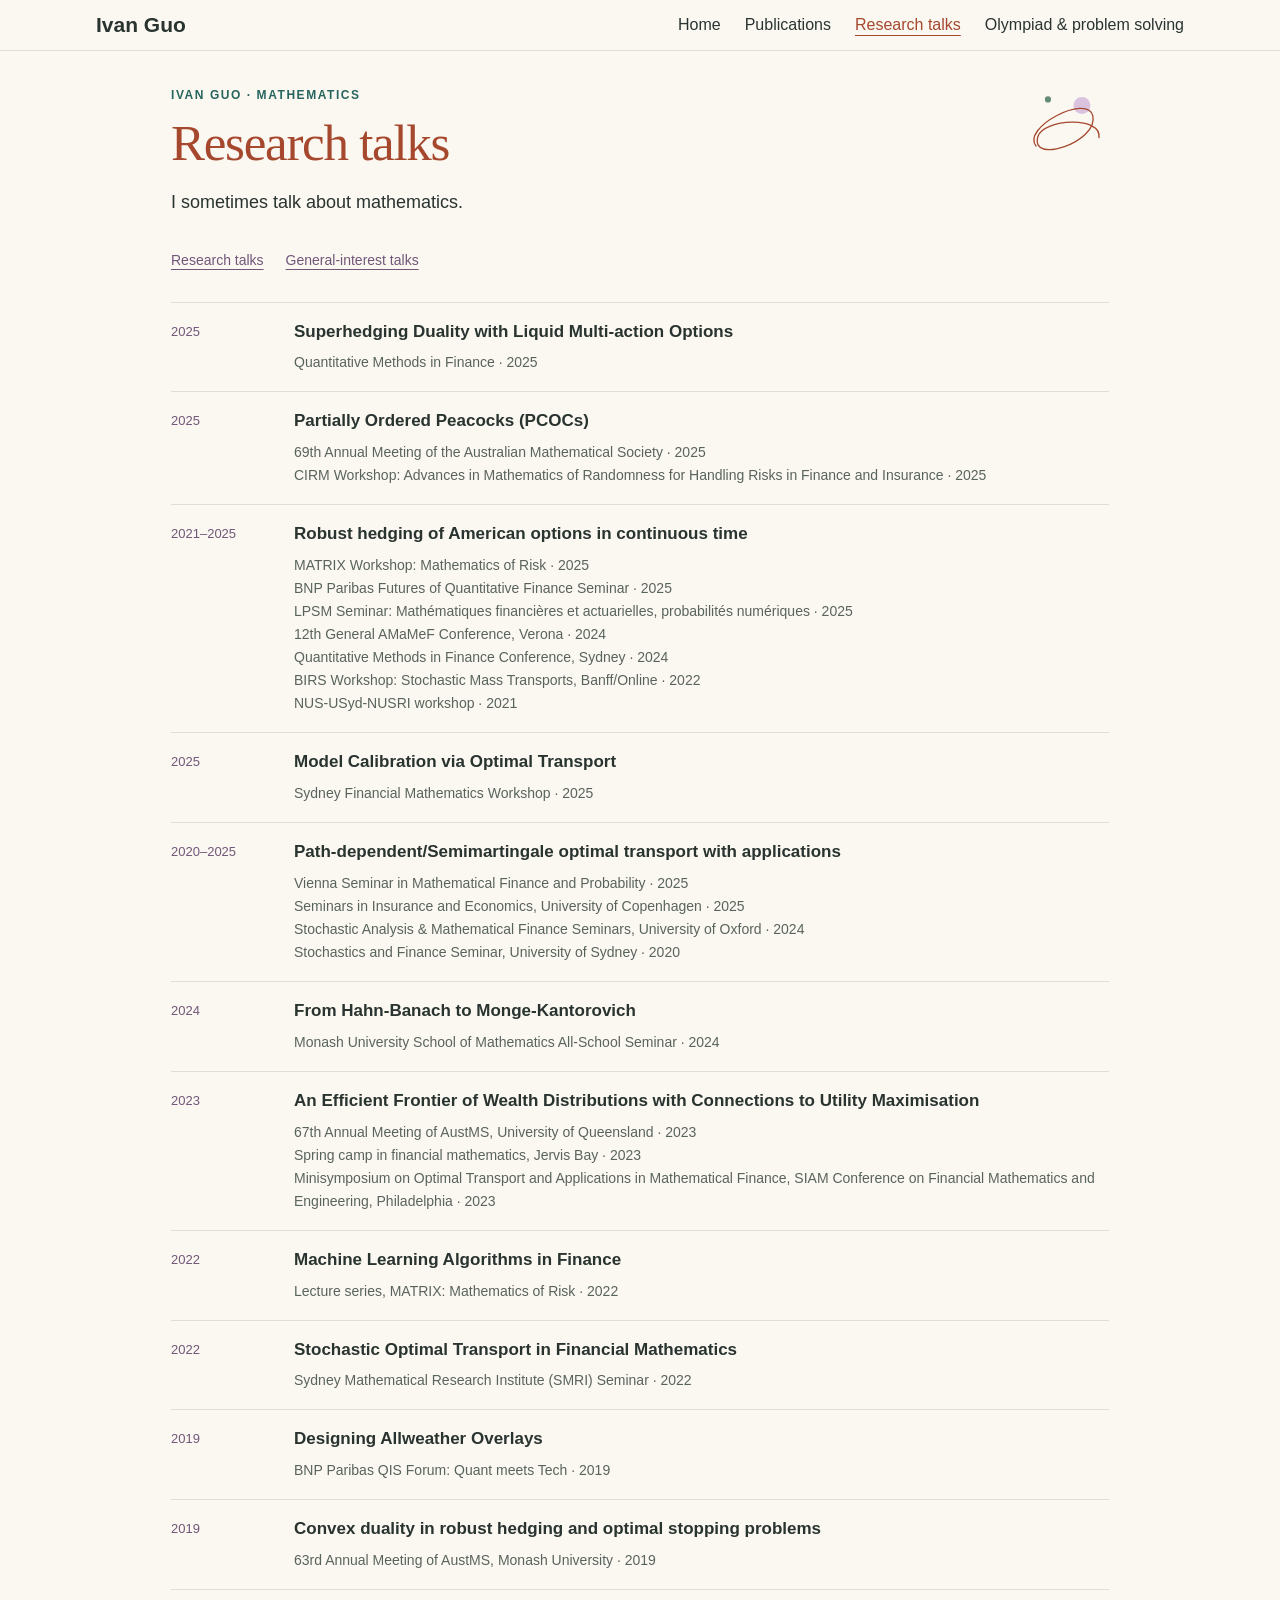
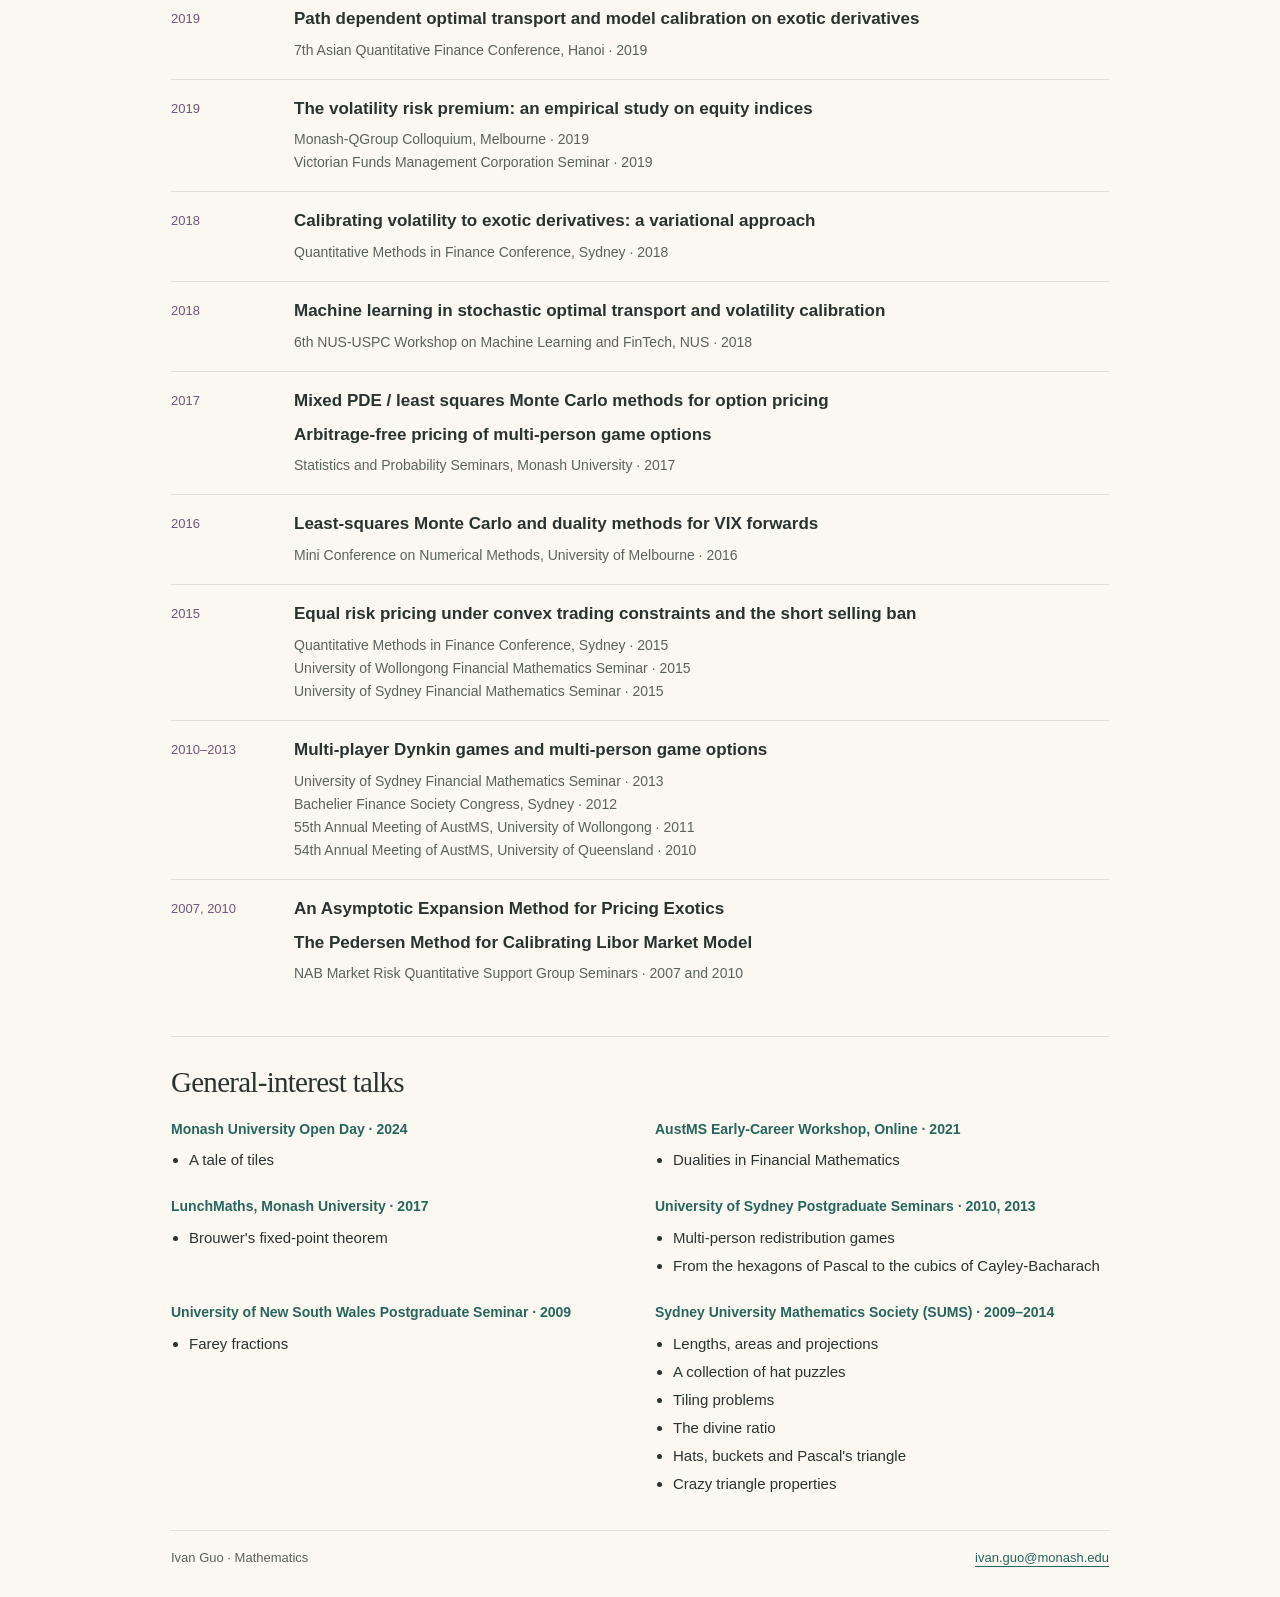
<file: talks.html>
<!DOCTYPE html>
<!DOCTYPE html>
<html lang="en">
  <head>
    <meta charset="utf-8">
    <meta name="viewport" content="width=device-width, initial-scale=1">
    <title>Research Talks | Ivan Guo</title>
    <link rel="stylesheet" href="styles.css">
    <script src="navigation.js" defer></script>
    <link rel="icon" type="image/png" href="ig-favicon.png">
  </head>
  <body class="page-talks">
    <header class="site-header">
      <nav class="site-nav" aria-label="Main navigation">
        <a class="site-brand" href="index.html">Ivan Guo</a>
        <button class="nav-toggle" type="button" aria-expanded="false" aria-controls="site-menu" hidden="hidden">Menu</button>
        <ul class="site-menu" id="site-menu">
          <li>
            <a href="index.html">Home</a>
          </li>
          <li>
            <a href="publications.html">Publications</a>
          </li>
          <li>
            <a href="talks.html" aria-current="page">Research talks</a>
          </li>
          <li>
            <a href="olympiad.html">Olympiad &amp; problem solving</a>
          </li>
        </ul>
      </nav>
    </header>
    <main>
      <div class="page reading">
        <header class="page-heading">
          <p class="eyebrow">Ivan Guo · Mathematics</p>
          <h1 id="talks-title">Research talks</h1>
          <p class="intro">I sometimes talk about mathematics.</p>
          <svg class="flourish" viewBox="0 0 110 110" fill="none" aria-hidden="true">
            <circle cx="75" cy="26" r="11" fill="#d9c3df"></circle>
            <path d="M16 79C-5 55 82 10 89 39C97 73 7 103 18 66C25 43 102 39 97 68" stroke="#a6482e" stroke-width="1.7"></path>
            <circle cx="31" cy="18" r="4" fill="#628c78"></circle>
          </svg>
        </header>
        <nav class="jump" aria-label="Talk sections">
          <a href="#research-talk-list">Research talks</a>
          <a href="#general-interest-title">General-interest talks</a>
        </nav>
        <ol class="talk-list" id="research-talk-list">
          <li class="talk" id="T01">
            <span class="year talk-year-label">2025</span>
            <article>
              <h2>Superhedging Duality with Liquid Multi-action Options</h2>
              <p class="venues">
                <span class="venue">Quantitative Methods in Finance · 2025</span>
              </p>
            </article>
          </li>
          <li class="talk" id="T02">
            <span class="year talk-year-label">2025</span>
            <article>
              <h2>Partially Ordered Peacocks (PCOCs)</h2>
              <p class="venues">
                <span class="venue">69th Annual Meeting of the Australian Mathematical Society · 2025</span>
                <span class="venue">CIRM Workshop: Advances in Mathematics of Randomness for Handling Risks in Finance and Insurance · 2025</span>
              </p>
            </article>
          </li>
          <li class="talk" id="T03">
            <span class="year talk-year-label">2021–2025</span>
            <article>
              <h2>Robust hedging of American options in continuous time</h2>
              <p class="venues">
                <span class="venue">MATRIX Workshop: Mathematics of Risk · 2025</span>
                <span class="venue">BNP Paribas Futures of Quantitative Finance Seminar · 2025</span>
                <span class="venue">LPSM Seminar: Mathématiques financières et actuarielles, probabilités numériques · 2025</span>
                <span class="venue">12th General AMaMeF Conference, Verona · 2024</span>
                <span class="venue">Quantitative Methods in Finance Conference, Sydney · 2024</span>
                <span class="venue">BIRS Workshop: Stochastic Mass Transports, Banff/Online · 2022</span>
                <span class="venue">NUS-USyd-NUSRI workshop · 2021</span>
              </p>
            </article>
          </li>
          <li class="talk" id="T04">
            <span class="year talk-year-label">2025</span>
            <article>
              <h2>Model Calibration via Optimal Transport</h2>
              <p class="venues">
                <span class="venue">Sydney Financial Mathematics Workshop · 2025</span>
              </p>
            </article>
          </li>
          <li class="talk" id="T05">
            <span class="year talk-year-label">2020–2025</span>
            <article>
              <h2>Path-dependent/Semimartingale optimal transport with applications</h2>
              <p class="venues">
                <span class="venue">Vienna Seminar in Mathematical Finance and Probability · 2025</span>
                <span class="venue">Seminars in Insurance and Economics, University of Copenhagen · 2025</span>
                <span class="venue">Stochastic Analysis &amp; Mathematical Finance Seminars, University of Oxford · 2024</span>
                <span class="venue">Stochastics and Finance Seminar, University of Sydney · 2020</span>
              </p>
            </article>
          </li>
          <li class="talk" id="T06">
            <span class="year talk-year-label">2024</span>
            <article>
              <h2>From Hahn-Banach to Monge-Kantorovich</h2>
              <p class="venues">
                <span class="venue">Monash University School of Mathematics All-School Seminar · 2024</span>
              </p>
            </article>
          </li>
          <li class="talk" id="T07">
            <span class="year talk-year-label">2023</span>
            <article>
              <h2>An Efficient Frontier of Wealth Distributions with Connections to Utility Maximisation</h2>
              <p class="venues">
                <span class="venue">67th Annual Meeting of AustMS, University of Queensland · 2023</span>
                <span class="venue">Spring camp in financial mathematics, Jervis Bay · 2023</span>
                <span class="venue">Minisymposium on Optimal Transport and Applications in Mathematical Finance, SIAM Conference on Financial Mathematics and Engineering, Philadelphia · 2023</span>
              </p>
            </article>
          </li>
          <li class="talk" id="T08">
            <span class="year talk-year-label">2022</span>
            <article>
              <h2>Machine Learning Algorithms in Finance</h2>
              <p class="venues">
                <span class="venue">Lecture series, MATRIX: Mathematics of Risk · 2022</span>
              </p>
            </article>
          </li>
          <li class="talk" id="T09">
            <span class="year talk-year-label">2022</span>
            <article>
              <h2>Stochastic Optimal Transport in Financial Mathematics</h2>
              <p class="venues">
                <span class="venue">Sydney Mathematical Research Institute (SMRI) Seminar · 2022</span>
              </p>
            </article>
          </li>
          <li class="talk" id="T11">
            <span class="year talk-year-label">2019</span>
            <article>
              <h2>Designing Allweather Overlays</h2>
              <p class="venues">
                <span class="venue">BNP Paribas QIS Forum: Quant meets Tech · 2019</span>
              </p>
            </article>
          </li>
          <li class="talk" id="T12">
            <span class="year talk-year-label">2019</span>
            <article>
              <h2>Convex duality in robust hedging and optimal stopping problems</h2>
              <p class="venues">
                <span class="venue">63rd Annual Meeting of AustMS, Monash University · 2019</span>
              </p>
            </article>
          </li>
          <li class="talk" id="T13">
            <span class="year talk-year-label">2019</span>
            <article>
              <h2>Path dependent optimal transport and model calibration on exotic derivatives</h2>
              <p class="venues">
                <span class="venue">7th Asian Quantitative Finance Conference, Hanoi · 2019</span>
              </p>
            </article>
          </li>
          <li class="talk" id="T14">
            <span class="year talk-year-label">2019</span>
            <article>
              <h2>The volatility risk premium: an empirical study on equity indices</h2>
              <p class="venues">
                <span class="venue">Monash-QGroup Colloquium, Melbourne · 2019</span>
                <span class="venue">Victorian Funds Management Corporation Seminar · 2019</span>
              </p>
            </article>
          </li>
          <li class="talk" id="T15">
            <span class="year talk-year-label">2018</span>
            <article>
              <h2>Calibrating volatility to exotic derivatives: a variational approach</h2>
              <p class="venues">
                <span class="venue">Quantitative Methods in Finance Conference, Sydney · 2018</span>
              </p>
            </article>
          </li>
          <li class="talk" id="T16">
            <span class="year talk-year-label">2018</span>
            <article>
              <h2>Machine learning in stochastic optimal transport and volatility calibration</h2>
              <p class="venues">
                <span class="venue">6th NUS-USPC Workshop on Machine Learning and FinTech, NUS · 2018</span>
              </p>
            </article>
          </li>
          <li class="talk" id="T17">
            <span class="year talk-year-label">2017</span>
            <article>
              <h2>Mixed PDE / least squares Monte Carlo methods for option pricing</h2>
              <h2>Arbitrage-free pricing of multi-person game options</h2>
              <p class="venues">
                <span class="venue">Statistics and Probability Seminars, Monash University · 2017</span>
              </p>
            </article>
          </li>
          <li class="talk" id="T18">
            <span class="year talk-year-label">2016</span>
            <article>
              <h2>Least-squares Monte Carlo and duality methods for VIX forwards</h2>
              <p class="venues">
                <span class="venue">Mini Conference on Numerical Methods, University of Melbourne · 2016</span>
              </p>
            </article>
          </li>
          <li class="talk" id="T19">
            <span class="year talk-year-label">2015</span>
            <article>
              <h2>Equal risk pricing under convex trading constraints and the short selling ban</h2>
              <p class="venues">
                <span class="venue">Quantitative Methods in Finance Conference, Sydney · 2015</span>
                <span class="venue">University of Wollongong Financial Mathematics Seminar · 2015</span>
                <span class="venue">University of Sydney Financial Mathematics Seminar · 2015</span>
              </p>
            </article>
          </li>
          <li class="talk" id="T20">
            <span class="year talk-year-label">2010–2013</span>
            <article>
              <h2>Multi-player Dynkin games and multi-person game options</h2>
              <p class="venues">
                <span class="venue">University of Sydney Financial Mathematics Seminar · 2013</span>
                <span class="venue">Bachelier Finance Society Congress, Sydney · 2012</span>
                <span class="venue">55th Annual Meeting of AustMS, University of Wollongong · 2011</span>
                <span class="venue">54th Annual Meeting of AustMS, University of Queensland · 2010</span>
              </p>
            </article>
          </li>
          <li class="talk" id="T21">
            <span class="year talk-year-label">2007, 2010</span>
            <article>
              <h2>An Asymptotic Expansion Method for Pricing Exotics</h2>
              <h2>The Pedersen Method for Calibrating Libor Market Model</h2>
              <p class="venues">
                <span class="venue">NAB Market Risk Quantitative Support Group Seminars · 2007 and 2010</span>
              </p>
            </article>
          </li>
        </ol>
        <section class="general-interest" aria-labelledby="general-interest-title">
          <h2 id="general-interest-title">General-interest talks</h2>
          <div class="interest-grid">
            <article class="interest-group">
              <h3>Monash University Open Day · 2024</h3>
              <ul>
                <li>A tale of tiles</li>
              </ul>
            </article>
            <article class="interest-group" id="T10">
              <h3>AustMS Early-Career Workshop, Online · 2021</h3>
              <ul>
                <li>Dualities in Financial Mathematics</li>
              </ul>
            </article>
            <article class="interest-group">
              <h3>LunchMaths, Monash University · 2017</h3>
              <ul>
                <li>Brouwer's fixed-point theorem</li>
              </ul>
            </article>
            <article class="interest-group">
              <h3>University of Sydney Postgraduate Seminars · 2010, 2013</h3>
              <ul>
                <li>Multi-person redistribution games</li>
                <li>From the hexagons of Pascal to the cubics of Cayley-Bacharach</li>
              </ul>
            </article>
            <article class="interest-group">
              <h3>University of New South Wales Postgraduate Seminar · 2009</h3>
              <ul>
                <li>Farey fractions</li>
              </ul>
            </article>
            <article class="interest-group">
              <h3>Sydney University Mathematics Society (SUMS) · 2009–2014</h3>
              <ul>
                <li>Lengths, areas and projections</li>
                <li>A collection of hat puzzles</li>
                <li>Tiling problems</li>
                <li>The divine ratio</li>
                <li>Hats, buckets and Pascal's triangle</li>
                <li>Crazy triangle properties</li>
              </ul>
            </article>
          </div>
        </section>
        <footer class="footer">
          <span>Ivan Guo · Mathematics</span>
          <span>
            <a href="mailto:ivan.guo@monash.edu" target="_blank" rel="noopener noreferrer">ivan.guo@monash.edu</a>
          </span>
        </footer>
      </div>
    </main>
  </body>
</html>
</file>
<file: styles.css>
/* Shared palette and styles used by all four pages. */
:root {
  color-scheme: light;
  --paper: #fbf8f1;
  --ink: #293330;
  --muted: #59635d;
  --rust: #a6482e;
  --teal: #28655f;
  --plum: #715679;
  --line: #dddfd3;
  --sage: #e7eee5;
  --lilac: #efe8f2;
  --peach: #f6e8dd;
}
* {
  box-sizing: border-box;
}

html {
  scroll-behavior: smooth;
}

body {
  margin: 0;
  background: var(--paper);
  color: var(--ink);
  font: 18px/1.7 -apple-system,BlinkMacSystemFont,"Segoe UI",Arial,sans-serif;
}

a {
  color: var(--teal);
  text-underline-offset: 4px;
  overflow-wrap: anywhere;
}

a:hover {
  color: var(--rust);
}

a:focus-visible {
  outline: 3px solid var(--rust);
  outline-offset: 4px;
}

.page {
  max-width: 1160px;
  padding: 34px 36px 28px;
  margin: auto;
}

h3 {
  font-size: 20px;
  line-height: 1.4;
  font-weight: 600;
  margin: 0 0 12px;
}

p {
  margin: 0 0 17px;
}

.eyebrow {
  font-size: 12px;
  font-weight: 600;
  letter-spacing: .13em;
  text-transform: uppercase;
  color: var(--teal);
  margin: 0 0 9px;
}

.flourish {
  position: absolute;
  right: 0;
  top: 0;
  width: 85px;
  height: 86px;
  pointer-events: none;
}

.footer {
  margin-top: 30px;
  padding-top: 16px;
  border-top: 1px solid var(--line);
  font-size: 13px;
  color: var(--muted);
  display: flex;
  justify-content: space-between;
  gap: 12px;
  flex-wrap: wrap;
}

section[id], h1[id], div[id] {
  scroll-margin-top: 18px;
}

@media (max-width:900px) {
  .page {
    padding: 28px;
  }

}

@media (max-width:620px) {
  body {
    font-size: 17px;
  }

  .page {
    padding: 25px 20px;
  }

  h1 {
    font-size: 43px;
  }

  h2 {
    font-size: 29px;
  }

  .footer {
    font-size: 12px;
  }

}

@media (prefers-reduced-motion:reduce) {
  html {
    scroll-behavior: auto;
  }

}

@media print {
  .page {
    padding: 0;
    max-width: none;
  }

  body {
    background: white;
    font-size: 12pt;
  }

}

/* Index page */
:where(body.page-index) h1 {
  font-family: Georgia,"Times New Roman",serif;
  font-weight: 400;
  letter-spacing: -.025em;
  font-size: 51px;
  line-height: 1.15;
  color: var(--rust);
  margin: 0 0 14px;
}

:where(body.page-index) h2 {
  font-family: Georgia,"Times New Roman",serif;
  font-weight: 400;
  letter-spacing: -.025em;
  font-size: 31px;
  line-height: 1.25;
  margin: 0 0 18px;
}

:where(body.page-index) .hero {
  display: grid;
  grid-template-columns: 310px minmax(0,1fr);
  gap: 44px;
  align-items: start;
  margin-bottom: 24px;
}

:where(body.page-index) .role {
  font-size: 17px;
  color: var(--muted);
  line-height: 1.6;
  margin: 0;
}

:where(body.page-index) .hero .bio {
  position: relative;
  padding-right: 62px;
  padding-top: 30px;
}

:where(body.page-index) .hero .bio p {
  font-size: 18px;
}

:where(body.page-index) .hero .flourish {
  right: -6px;
  top: -10px;
  width: 68px;
}

:where(body.page-index) .profiles {
  display: flex;
  flex-wrap: wrap;
  gap: 9px;
  margin: 0 0 34px;
}

:where(body.page-index) .profiles a {
  display: inline-flex;
  align-items: center;
  min-height: 43px;
  padding: 6px 13px;
  border-radius: 4px;
  font-size: 14px;
  line-height: 1.5;
  text-decoration: none;
  background: var(--sage);
  color: var(--teal);
}

:where(body.page-index) .profiles a:nth-child(2) {
  background: var(--lilac);
  color: var(--plum);
}

:where(body.page-index) .profiles a:nth-child(3) {
  background: var(--peach);
  color: var(--rust);
}

:where(body.page-index) .profiles a:hover {
  text-decoration: underline;
}

:where(body.page-index) .section {
  padding: 30px 0;
  border-top: 1px solid var(--line);
}

:where(body.page-index) .two-col {
  display: grid;
  grid-template-columns: minmax(0,1fr) minmax(0,1fr);
  gap: 38px;
}

:where(body.page-index) .two-col p, :where(body.page-index) .two-col li {
  font-size: 17px;
  line-height: 1.7;
}

:where(body.page-index) .two-col ul {
  padding-left: 19px;
  margin: 0;
}

:where(body.page-index) .two-col li+li {
  margin-top: 8px;
}

:where(body.page-index) .tags {
  display: flex;
  flex-wrap: wrap;
  gap: 7px;
  margin: 17px 0 0;
  padding: 0;
  list-style: none;
}

:where(body.page-index) .tags li {
  padding: 4px 9px;
  background: var(--sage);
  color: var(--teal);
  border-radius: 3px;
  font-size: 13px!important;
  line-height: 1.55!important;
}

:where(body.page-index) .tags li:nth-child(3n+2) {
  background: var(--lilac);
  color: var(--plum);
}

:where(body.page-index) .tags li:nth-child(3n) {
  background: var(--peach);
  color: var(--rust);
}

:where(body.page-index) .affiliations {
  display: grid;
  grid-template-columns: 1fr 1fr;
  gap: 24px;
}

:where(body.page-index) .affiliation {
  border-top: 3px solid var(--teal);
  padding: 16px 18px;
  background: var(--sage);
  border-radius: 0 0 4px 4px;
}

:where(body.page-index) .affiliation:nth-child(2) {
  border-color: var(--plum);
  background: var(--lilac);
}

:where(body.page-index) .affiliation h3 {
  font-family: Georgia,"Times New Roman",serif;
  font-size: 23px;
  font-weight: 400;
}

:where(body.page-index) .affiliation p {
  font-size: 16px;
  margin: 0;
}

:where(body.page-index) .contact {
  padding: 23px 25px;
  background: var(--sage);
  border-radius: 4px;
}

:where(body.page-index) .contact p {
  font-size: 16px;
  margin-bottom: 8px;
}

:where(body.page-index) .email {
  font-size: 21px;
}

:where(body.page-index) .portrait {
  width: 220px;
  aspect-ratio: 4/5;
  margin: 21px 0 0;
  border-radius: 20px;
  border: 1px solid #cbd4c6;
  background: linear-gradient(145deg,#e7eee5 0%,#efe8f2 100%);
  object-fit: cover;
  display: block;
  height: 250px;
  object-position: 53% center;
}

:where(body.page-index) .two-col .teaching-history {
  list-style: none;
  padding: 0;
  margin: 11px 0 0;
}

:where(body.page-index) .two-col .teaching-history li {
  font-size: 16px;
  line-height: 1.65;
  margin: 0 0 9px;
  color: var(--muted);
}

:where(body.page-index) .two-col .teaching-history strong {
  color: var(--ink);
  font-weight: 600;
}

:where(body.page-index) .teaching-history-title {
  font: 600 16px/1.4 -apple-system,BlinkMacSystemFont,"Segoe UI",Arial,sans-serif;
  margin: 18px 0 8px;
  font-size: 18px;
}

:where(body.page-index) .funding-list {
  display: grid;
  grid-template-columns: 1fr 1fr;
  gap: 0 32px;
  list-style: none;
  padding: 0;
  margin: 0;
}

:where(body.page-index) .funding-list li {
  display: grid;
  grid-template-columns: 76px minmax(0,1fr);
  gap: 12px;
  padding: 13px 0;
  border-top: 1px solid var(--line);
}

:where(body.page-index) .funding-year {
  font-size: 12px;
  color: var(--rust);
  padding-top: 2px;
}

:where(body.page-index) .funding-list h3 {
  font-size: 14px;
  line-height: 1.5;
  margin: 0 0 4px;
  font-weight: 600;
}

:where(body.page-index) .funding-list p {
  font-size: 14px;
  line-height: 1.6;
  margin: 0;
  color: var(--muted);
}

:where(body.page-index) .two-col .tags li {
  margin-top: 0;
}

:where(body.page-index) .profiles a[href^="mailto:"] {
  background: var(--lilac);
  color: var(--plum);
}

:where(body.page-index) .bio .profiles {
  margin: 22px 0 0;
}

@media (max-width:900px) {
  :where(body.page-index) .hero {
    grid-template-columns: 260px 1fr;
    gap: 28px;
  }

  :where(body.page-index) .hero .bio {
    padding-right: 0;
  }

  :where(body.page-index) .hero .flourish {
    display: none;
  }

}

@media (max-width:620px) {
  :where(body.page-index) .hero {
    grid-template-columns: 1fr;
    gap: 22px;
    margin-bottom: 23px;
  }

  :where(body.page-index) .hero .bio p {
    font-size: 17px;
  }

  :where(body.page-index) .profiles {
    gap: 8px;
    margin-bottom: 27px;
  }

  :where(body.page-index) .profiles a {
    font-size: 13px;
    min-height: 42px;
  }

  :where(body.page-index) .two-col, :where(body.page-index) .affiliations {
    grid-template-columns: 1fr;
    gap: 27px;
  }

  :where(body.page-index) .two-col p, :where(body.page-index) .two-col li {
    font-size: 16px;
  }

  :where(body.page-index) .section {
    padding: 25px 0;
  }

  :where(body.page-index) .contact {
    padding: 20px;
  }

  :where(body.page-index) .email {
    font-size: 18px;
  }

  :where(body.page-index) .portrait {
    width: 220px;
    margin-top: 18px;
    height: 250px;
  }

  :where(body.page-index) .hero .bio {
    padding-top: 0;
  }

  :where(body.page-index) .funding-list {
    grid-template-columns: 1fr;
  }

  :where(body.page-index) .funding-list li {
    grid-template-columns: 72px minmax(0,1fr);
  }

  :where(body.page-index) .two-col .teaching-history li {
    font-size: 16px;
  }

}

@media print {
  :where(body.page-index) .profiles, :where(body.page-index) .flourish {
    display: none;
  }

}

/* Publications page */
:where(body.page-publications) h1, :where(body.page-publications) h2 {
  font-family: Georgia,"Times New Roman",serif;
  font-weight: 400;
  letter-spacing: -.025em;
}

:where(body.page-publications) h1 {
  font-size: 51px;
  line-height: 1.15;
  color: var(--rust);
  margin: 0 0 14px;
}

:where(body.page-publications) h2 {
  font-size: 31px;
  line-height: 1.25;
  margin: 0 0 18px;
}

:where(body.page-publications) .page-heading {
  position: relative;
  padding-right: 100px;
  margin: 0 0 28px;
}

:where(body.page-publications) .page-heading .intro {
  max-width: 860px;
  font-size: 18px;
  line-height: 1.7;
  margin-bottom: 0;
}

:where(body.page-publications) .jump {
  display: flex;
  flex-wrap: wrap;
  gap: 8px 22px;
  margin: 20px 0 26px;
}

:where(body.page-publications) .jump a {
  font-size: 14px;
  min-height: 30px;
  display: inline-flex;
  align-items: center;
  color: var(--plum);
}

:where(body.page-publications) .pub-group {
  margin: 0 0 29px;
}

:where(body.page-publications) .pub-group h2 {
  font: 600 20px/1.4 -apple-system,BlinkMacSystemFont,"Segoe UI",Arial,sans-serif;
  color: var(--teal);
  letter-spacing: 0;
  margin: 0;
  padding: 0 0 10px;
  border-bottom: 1px solid var(--line);
}

:where(body.page-publications) #chapters h2 {
  color: var(--plum);
}

:where(body.page-publications) #preprints h2 {
  color: var(--rust);
}

:where(body.page-publications) .papers {
  padding: 0;
  margin: 0;
  list-style: none;
  display: grid;
  grid-template-columns: minmax(0,1fr) minmax(0,1fr);
  column-gap: 32px;
}

:where(body.page-publications) .paper {
  display: grid;
  grid-template-columns: 38px minmax(0,1fr);
  gap: 11px;
  padding: 13px 0 10px;
  border-bottom: 1px solid var(--line);
  align-content: start;
}

:where(body.page-publications) .year {
  font-size: 13px;
  color: var(--rust);
  line-height: 1.6;
  font-variant-numeric: tabular-nums;
}

:where(body.page-publications) .paper h3 {
  font-size: 16px;
  font-weight: 600;
  line-height: 1.4;
  margin: 0 0 5px;
}

:where(body.page-publications) .paper h3 a {
  text-decoration: none;
  color: var(--ink);
}

:where(body.page-publications) .paper h3 a:hover {
  text-decoration: underline;
  color: var(--rust);
}

:where(body.page-publications) .paper .metadata {
  font-size: 13px;
  line-height: 1.5;
  color: var(--muted);
  margin: 0;
}

:where(body.page-publications) .paper .metadata em {
  font-style: normal;
}

:where(body.page-publications) .paper-links {
  display: flex;
  flex-wrap: wrap;
  gap: 0 13px;
  margin-top: 3px;
}

:where(body.page-publications) .paper-links a {
  font-size: 12px;
  min-height: 29px;
  display: inline-flex;
  align-items: center;
}

@media (max-width:900px) {
  :where(body.page-publications) .papers {
    grid-template-columns: minmax(0,1fr);
  }

}

@media (max-width:620px) {
  :where(body.page-publications) .page-heading {
    padding-right: 0;
    margin-bottom: 24px;
  }

  :where(body.page-publications) .page-heading .flourish {
    display: none;
  }

  :where(body.page-publications) .page-heading .intro {
    font-size: 17px;
  }

  :where(body.page-publications) .paper {
    grid-template-columns: 36px 1fr;
    gap: 10px;
  }

  :where(body.page-publications) .paper h3 {
    font-size: 15.5px;
  }

  :where(body.page-publications) .paper .metadata {
    font-size: 13px;
  }

  :where(body.page-publications) .paper-links a {
    min-height: 36px;
    font-size: 12px;
  }

  :where(body.page-publications) .jump {
    gap: 5px 16px;
  }

  :where(body.page-publications) .jump a {
    font-size: 13px;
    min-height: 36px;
  }

}

@media print {
  :where(body.page-publications) .jump, :where(body.page-publications) .flourish {
    display: none;
  }

  :where(body.page-publications) .papers {
    grid-template-columns: 1fr;
  }

  :where(body.page-publications) .paper {
    break-inside: avoid;
  }

}

/* Talks page */
:where(body.page-talks) .reading {
  max-width: 1010px;
}

:where(body.page-talks) h1, :where(body.page-talks) h2 {
  font-family: Georgia,"Times New Roman",serif;
  font-weight: 400;
  letter-spacing: -.025em;
}

:where(body.page-talks) h1 {
  font-size: 51px;
  line-height: 1.15;
  color: var(--rust);
  margin: 0 0 14px;
}

:where(body.page-talks) h2 {
  font-size: 31px;
  line-height: 1.25;
  margin: 0 0 18px;
}

:where(body.page-talks) .page-heading {
  position: relative;
  padding-right: 100px;
  margin: 0 0 28px;
}

:where(body.page-talks) .page-heading .intro {
  max-width: 860px;
  font-size: 18px;
  line-height: 1.7;
  margin-bottom: 0;
}

:where(body.page-talks) .jump {
  display: flex;
  flex-wrap: wrap;
  gap: 8px 22px;
  margin: 20px 0 26px;
}

:where(body.page-talks) .jump a {
  font-size: 14px;
  min-height: 30px;
  display: inline-flex;
  align-items: center;
  color: var(--plum);
}

:where(body.page-talks) .year {
  font-size: 13px;
  color: var(--rust);
  line-height: 1.6;
  font-variant-numeric: tabular-nums;
}

:where(body.page-talks) .talk-list {
  list-style: none;
  padding: 0;
  margin: 0;
}

:where(body.page-talks) .talk {
  display: grid;
  grid-template-columns: 100px minmax(0,1fr);
  gap: 23px;
  padding: 17px 0;
  border-top: 1px solid var(--line);
}

:where(body.page-talks) .talk .year {
  padding-top: 2px;
}

:where(body.page-talks) .talk h2 {
  font: 600 17px/1.45 -apple-system,BlinkMacSystemFont,"Segoe UI",Arial,sans-serif;
  letter-spacing: 0;
  margin: 0 0 7px;
}

:where(body.page-talks) .talk h2+h2 {
  margin-top: 9px;
}

:where(body.page-talks) .venues {
  font-size: 14px;
  line-height: 1.65;
  color: var(--muted);
  margin: 0;
}

:where(body.page-talks) .venue {
  display: block;
}

:where(body.page-talks) .talk-year-label {
  color: var(--plum);
}

:where(body.page-talks) .general-interest {
  margin-top: 34px;
  padding-top: 27px;
  border-top: 1px solid var(--line);
}

:where(body.page-talks) .general-interest>h2 {
  font-size: 29px;
  margin-bottom: 18px;
}

:where(body.page-talks) .interest-grid {
  display: grid;
  grid-template-columns: 1fr 1fr;
  gap: 20px 30px;
}

:where(body.page-talks) .interest-group h3 {
  font-size: 14px;
  color: var(--teal);
  line-height: 1.55;
  margin-bottom: 8px;
}

:where(body.page-talks) .interest-group ul {
  padding-left: 18px;
  margin: 0;
}

:where(body.page-talks) .interest-group li {
  font-size: 15px;
  line-height: 1.6;
  margin: 0 0 4px;
}

@media (max-width:620px) {
  :where(body.page-talks) .page-heading {
    padding-right: 0;
    margin-bottom: 24px;
  }

  :where(body.page-talks) .page-heading .flourish {
    display: none;
  }

  :where(body.page-talks) .page-heading .intro {
    font-size: 17px;
  }

  :where(body.page-talks) .talk {
    grid-template-columns: 1fr;
    gap: 5px;
    padding: 15px 0;
  }

  :where(body.page-talks) .talk h2 {
    font-size: 16px;
  }

  :where(body.page-talks) .talk .year {
    font-size: 12px;
  }

  :where(body.page-talks) .venues {
    font-size: 13px;
    line-height: 1.65;
  }

  :where(body.page-talks) .jump {
    gap: 5px 16px;
  }

  :where(body.page-talks) .jump a {
    font-size: 13px;
    min-height: 36px;
  }

  :where(body.page-talks) .interest-grid {
    grid-template-columns: 1fr;
  }

}

@media print {
  :where(body.page-talks) .jump, :where(body.page-talks) .flourish {
    display: none;
  }

  :where(body.page-talks) .talk {
    break-inside: avoid;
  }

}

/* Olympiad page */
:where(body.page-olympiad) h1, :where(body.page-olympiad) h2 {
  font-family: Georgia,"Times New Roman",serif;
  font-weight: 400;
  letter-spacing: -.025em;
}

:where(body.page-olympiad) h1 {
  font-size: 51px;
  line-height: 1.15;
  color: var(--rust);
  margin: 0 0 14px;
}

:where(body.page-olympiad) h2 {
  font-size: 31px;
  line-height: 1.25;
  margin: 0 0 18px;
}

:where(body.page-olympiad) .page-heading {
  position: relative;
  padding-right: 100px;
  margin: 0 0 28px;
}

:where(body.page-olympiad) .page-heading .intro {
  max-width: 860px;
  font-size: 18px;
  line-height: 1.7;
  margin-bottom: 0;
}

:where(body.page-olympiad) .split-section {
  display: grid;
  grid-template-columns: 235px minmax(0,1fr);
  gap: 34px;
  padding: 31px 0;
  border-top: 1px solid var(--line);
}

:where(body.page-olympiad) .split-section h2 {
  font-size: 28px;
}

:where(body.page-olympiad) .split-section p {
  font-size: 17px;
  line-height: 1.75;
}

:where(body.page-olympiad) .link-row {
  display: flex;
  flex-wrap: wrap;
  gap: 7px 20px;
  margin: 17px 0 0;
}

:where(body.page-olympiad) .link-row a {
  font-size: 14px;
  min-height: 33px;
  display: inline-flex;
  align-items: center;
}

:where(body.page-olympiad) .medals {
  display: flex;
  gap: 10px;
  flex-wrap: wrap;
  margin: 18px 0;
}

:where(body.page-olympiad) .medal {
  padding: 5px 10px;
  background: #f2e6bd;
  color: #725013;
  border-radius: 3px;
  font-size: 14px;
}

:where(body.page-olympiad) .medal.bronze {
  background: var(--peach);
  color: #8b4931;
}

:where(body.page-olympiad) .archive {
  margin: 17px 0 21px;
}

:where(body.page-olympiad) .archive-row {
  display: grid;
  grid-template-columns: 53px minmax(0,1fr);
  gap: 12px;
  align-items: start;
  padding: 7px 0;
  border-bottom: 1px solid var(--line);
}

:where(body.page-olympiad) .archive-year {
  font-size: 14px;
  color: var(--rust);
  padding-top: 6px;
}

:where(body.page-olympiad) .archive-numbers {
  display: flex;
  flex-wrap: wrap;
  gap: 6px;
}

:where(body.page-olympiad) .archive-link {
  display: inline-flex;
  align-items: center;
  justify-content: center;
  min-width: 39px;
  min-height: 33px;
  padding: 3px 8px;
  border-radius: 3px;
  background: var(--sage);
  font-size: 14px;
  text-decoration: none;
}

:where(body.page-olympiad) .archive-link:hover {
  background: var(--peach);
  text-decoration: underline;
}

:where(body.page-olympiad) .newsletter-archive .archive-link {
  background: var(--lilac);
  color: var(--plum);
}

:where(body.page-olympiad) .archive-note {
  font-size: 13px!important;
  line-height: 1.65!important;
  color: var(--muted);
}

@media (max-width:900px) {
  :where(body.page-olympiad) .split-section {
    grid-template-columns: 195px minmax(0,1fr);
    gap: 25px;
  }

}

@media (max-width:620px) {
  :where(body.page-olympiad) .page-heading {
    padding-right: 0;
    margin-bottom: 24px;
  }

  :where(body.page-olympiad) .page-heading .flourish {
    display: none;
  }

  :where(body.page-olympiad) .page-heading .intro {
    font-size: 17px;
  }

  :where(body.page-olympiad) .split-section {
    grid-template-columns: 1fr;
    gap: 4px;
    padding: 26px 0;
  }

  :where(body.page-olympiad) .split-section h2 {
    font-size: 27px;
    margin-bottom: 13px;
  }

  :where(body.page-olympiad) .split-section p {
    font-size: 16px;
    line-height: 1.75;
  }

  :where(body.page-olympiad) .archive-row {
    grid-template-columns: 45px minmax(0,1fr);
    gap: 9px;
  }

  :where(body.page-olympiad) .archive-link {
    min-width: 39px;
    min-height: 39px;
  }

  :where(body.page-olympiad) .archive-year {
    font-size: 13px;
    padding-top: 9px;
  }

}

@media print {
  :where(body.page-olympiad) .flourish {
    display: none;
  }

}

/* Site navigation */
.site-header {
  position: sticky;
  top: 0;
  z-index: 1000;
  background: var(--paper);
  border-bottom: 1px solid var(--line);
}

.site-nav {
  max-width: 1160px;
  min-height: 50px;
  margin: auto;
  padding: 0 36px;
  display: flex;
  align-items: center;
  justify-content: space-between;
  gap: 24px;
}

.site-brand {
  color: var(--ink);
  font-size: 21px;
  font-weight: 600;
  line-height: 1.2;
  text-decoration: none;
  white-space: nowrap;
}

.site-menu {
  display: flex;
  align-items: center;
  gap: 24px;
  list-style: none;
  margin: 0;
  padding: 0;
}

.site-menu a {
  display: flex;
  align-items: center;
  min-height: 50px;
  color: var(--ink);
  font-size: 16px;
  line-height: 1.25;
  text-decoration: none;
}

.site-menu a:hover,
.site-menu a[aria-current="page"] {
  color: var(--rust);
  text-decoration: underline;
  text-underline-offset: 5px;
}

.nav-toggle {
  min-height: 36px;
  padding: 4px 12px;
  border: 1px solid var(--line);
  border-radius: 4px;
  background: transparent;
  color: var(--ink);
  font: inherit;
  font-size: 16px;
  line-height: 1.25;
  cursor: pointer;
}

.nav-toggle[hidden] {
  display: none;
}

.nav-toggle:focus-visible {
  outline: 3px solid var(--rust);
  outline-offset: 3px;
}

@media (max-width: 900px) {
  .site-nav {
    padding-inline: 28px;
  }
}

@media (max-width: 760px) {
  .site-header {
    position: fixed;
    left: 0;
    right: 0;
    max-height: 100dvh;
    overflow-y: auto;
  }

  body {
    padding-top: 45px;
  }

  .site-nav {
    flex-wrap: wrap;
    gap: 0 12px;
    padding-block: 4px;
  }

  .site-menu {
    flex-basis: 100%;
    flex-direction: column;
    align-items: stretch;
    gap: 0;
  }

  .site-menu a {
    padding: 0;
  }

  .site-nav.nav-ready .site-menu {
    display: none;
  }

  .site-nav.nav-ready .nav-toggle[aria-expanded="true"] + .site-menu {
    display: flex;
  }
}

@media (max-width: 620px) {
  .site-nav {
    padding-inline: 20px;
  }
}

@media print {
  .site-header {
    display: none;
  }

  body {
    padding-top: 0;
  }
}
</file>
